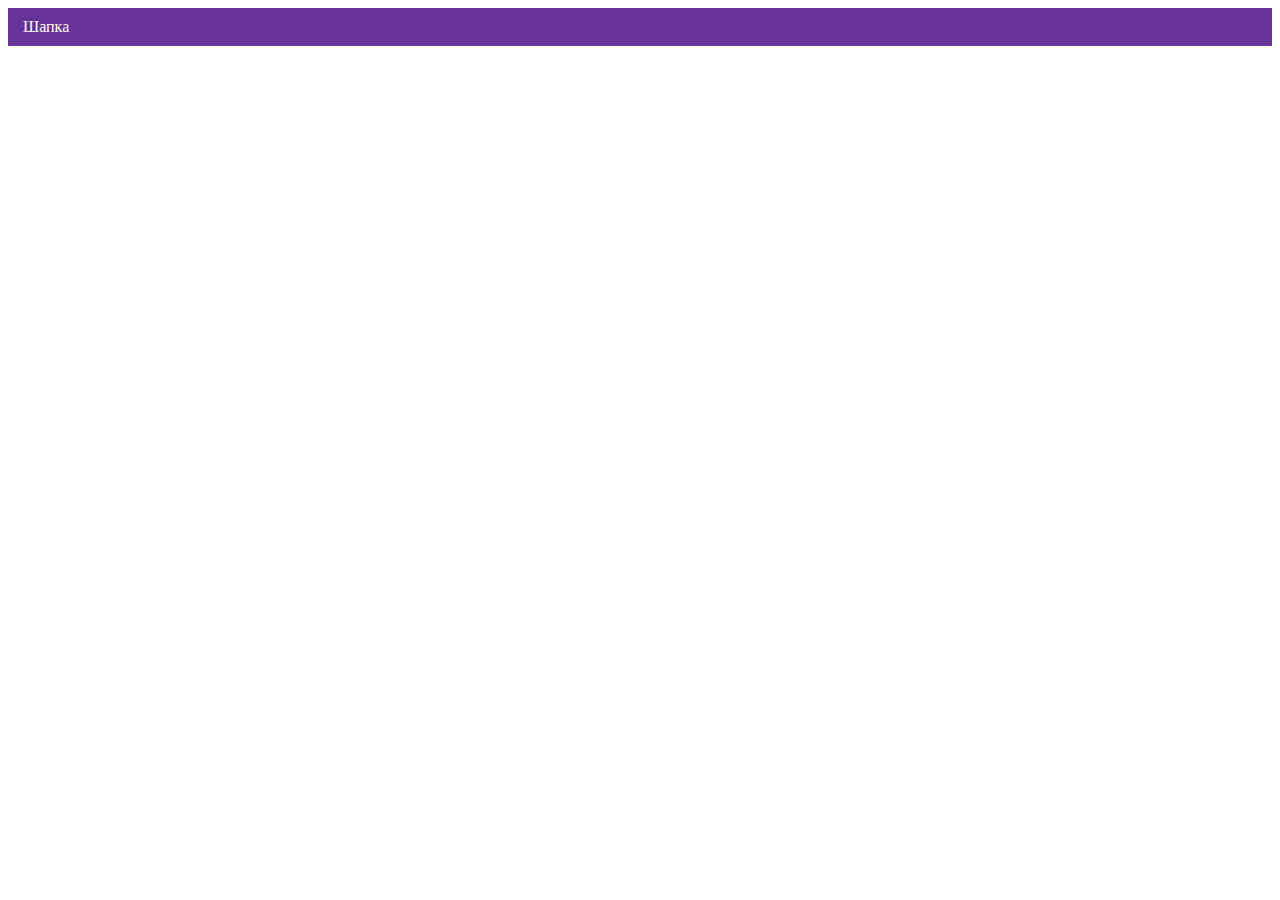
<file: index.html>
<!DOCTYPE html><html class="page" lang="ru"><head><meta charset="UTF-8"><title>Название проекта</title><meta name="viewport" content="width=device-width,initial-scale=1"><link rel="stylesheet" href="styles/styles.css"><script src="scripts/index.js" defer="defer"></script></head><body class="page__body"><header class="header">Шапка</header></body></html>
</file>
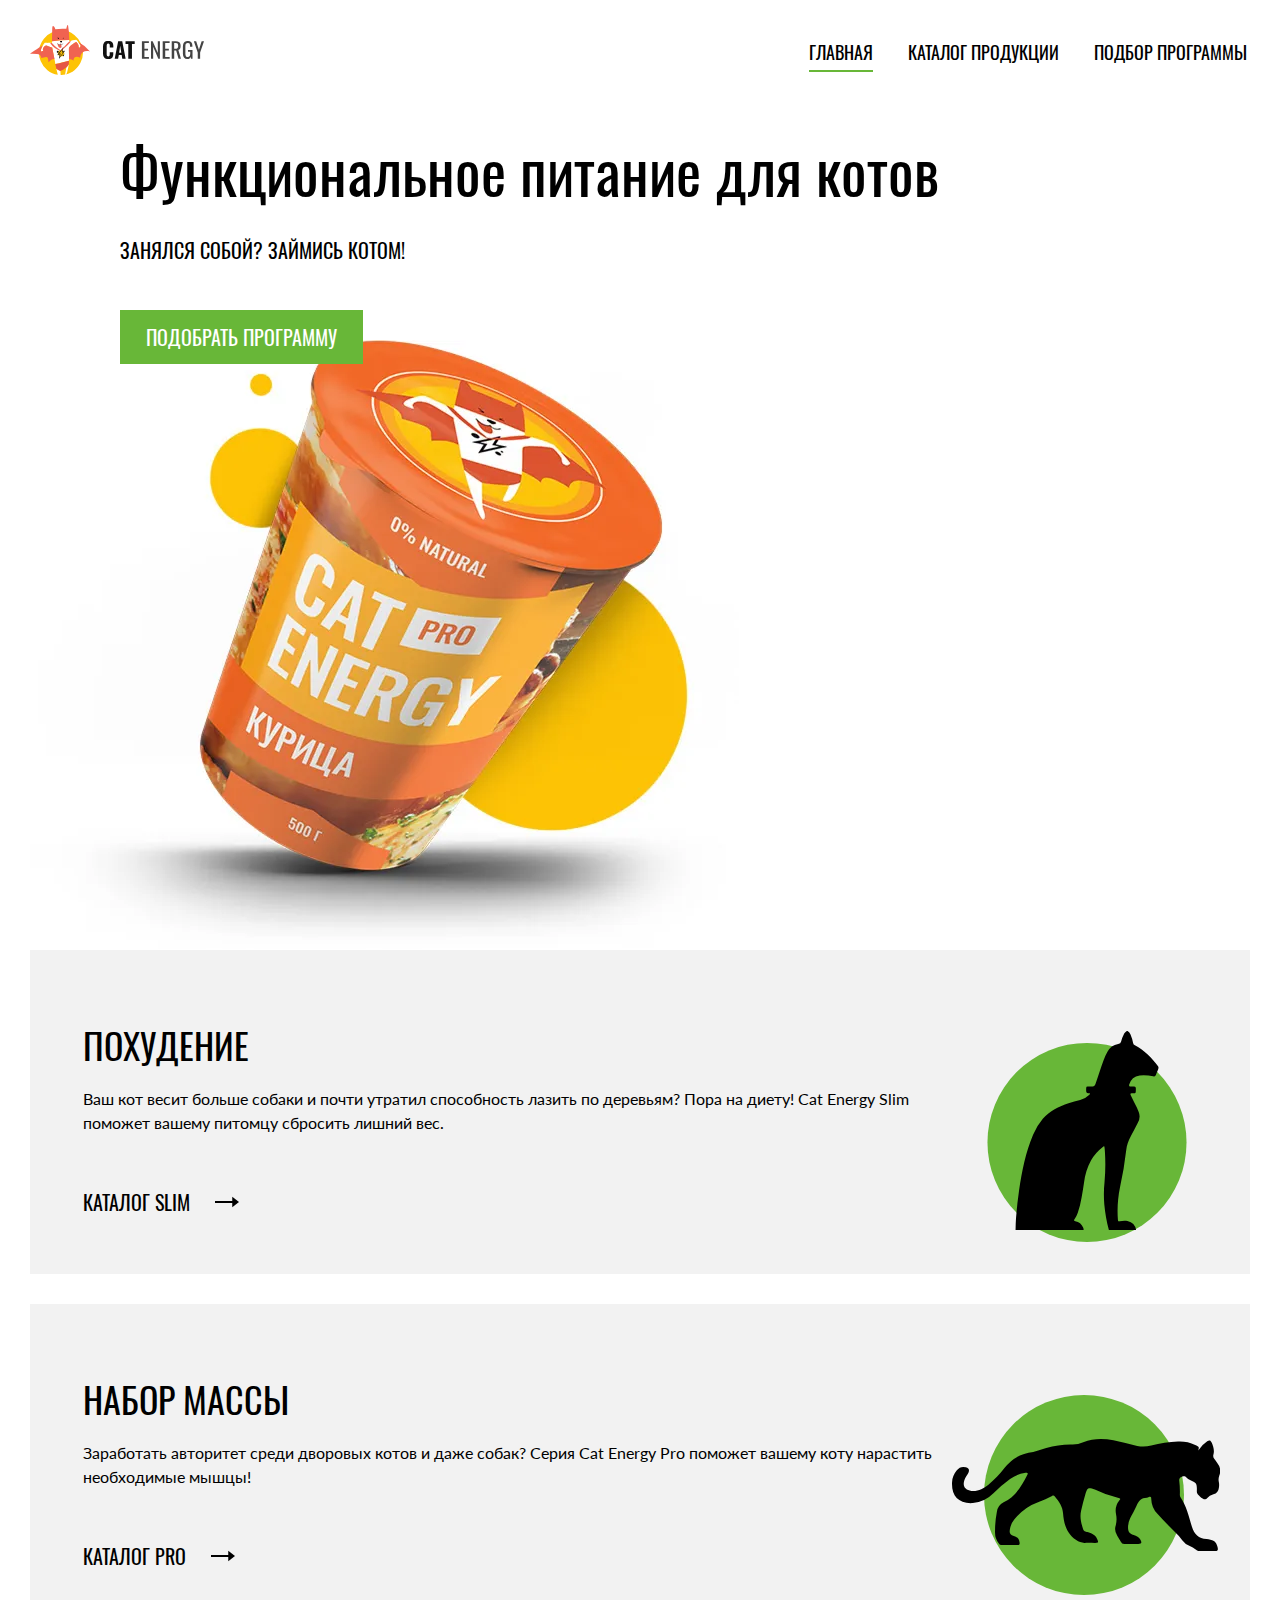
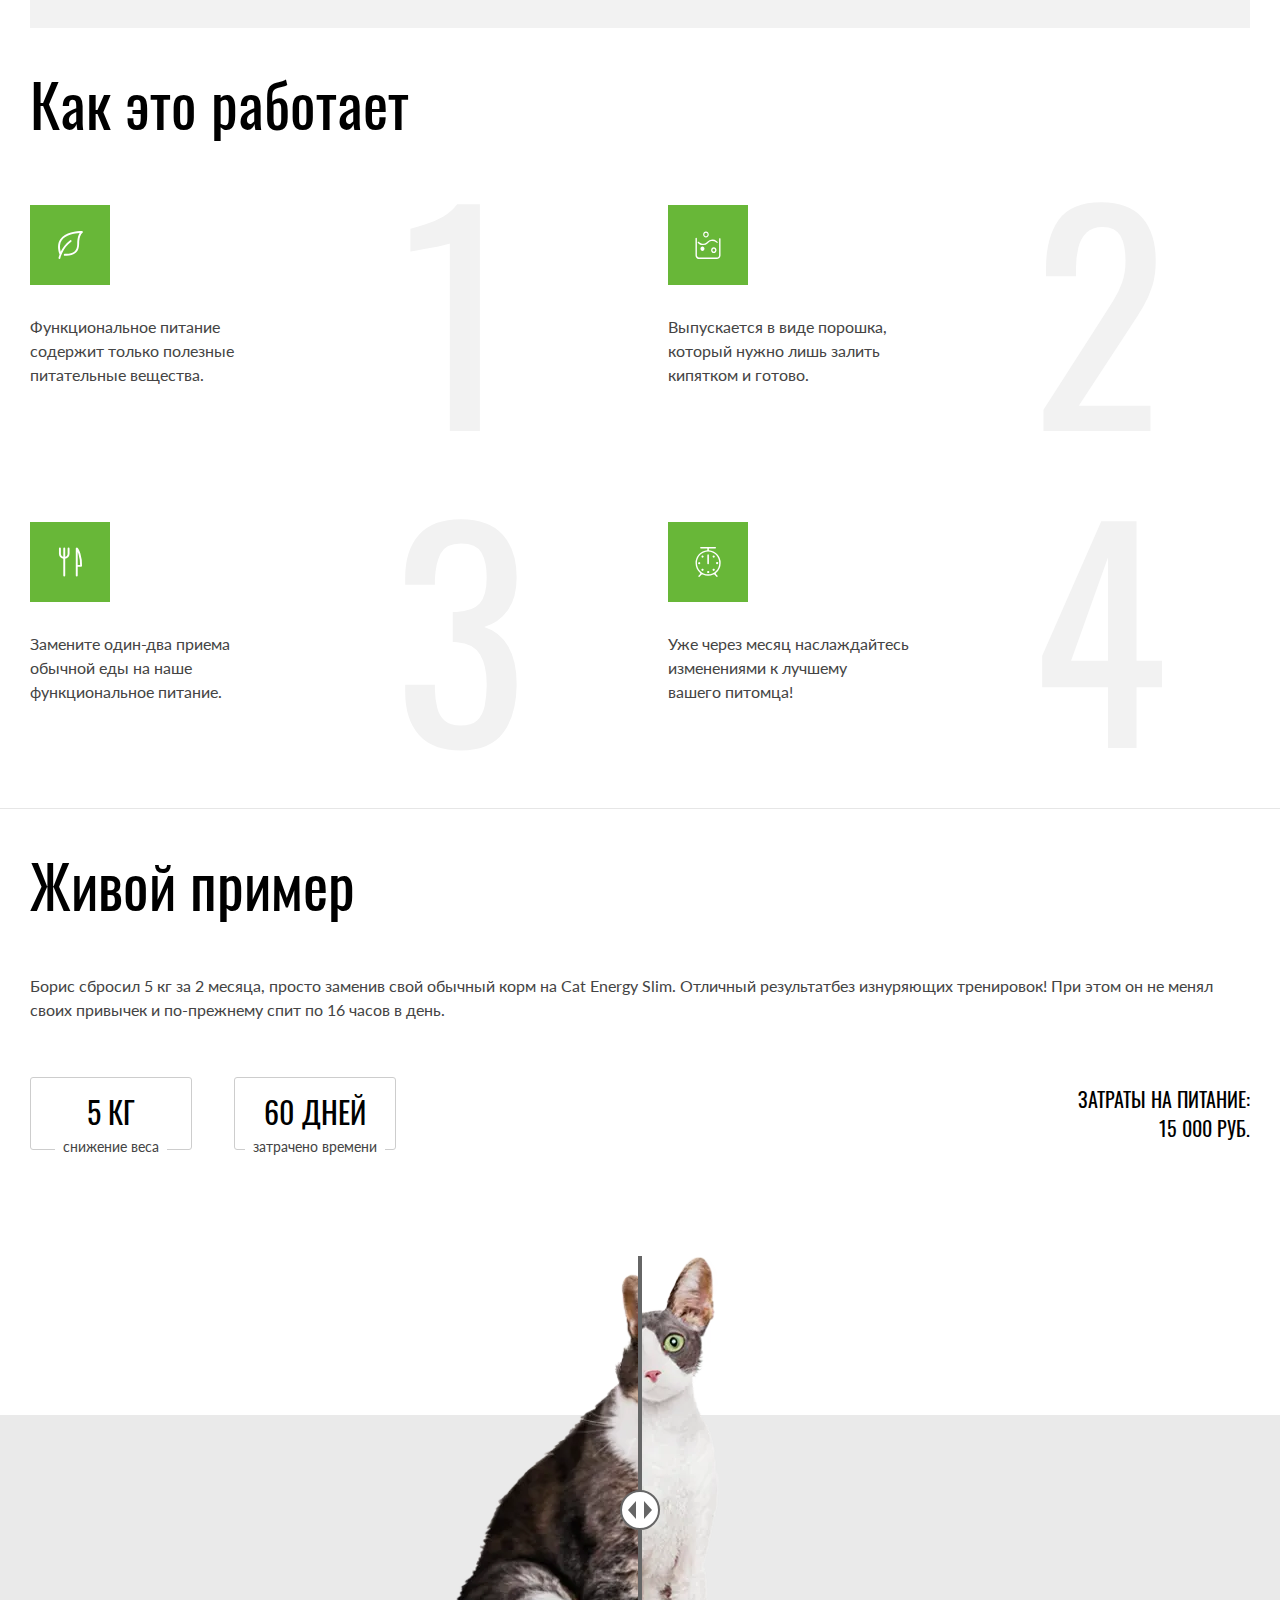
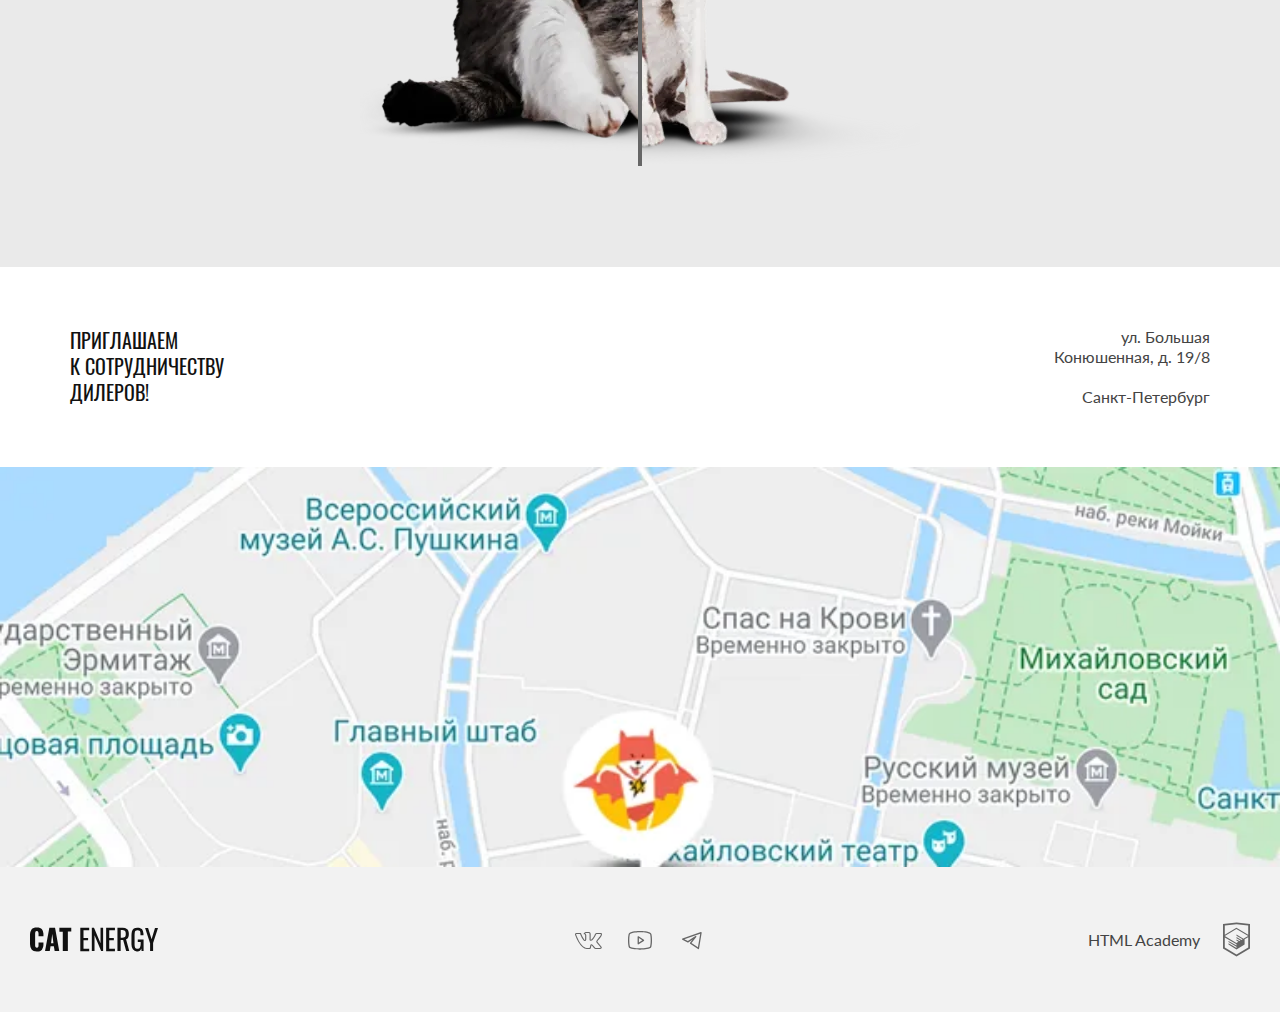
<file: 2/index.html>
<!DOCTYPE html><html class="page" lang="ru"><head><meta charset="UTF-8"><title>Кэт энерджи</title><meta name="viewport" content="width=device-width,initial-scale=1"><link rel="icon" href="favicon.ico"><link rel="icon" href="favicons/icon.svg" type="image/svg+xml"><link rel="apple-touch-icon" href="favicons/180.png"><link rel="manifest" href="manifest.webmanifest"><link rel="stylesheet" href="styles/styles.css"><script src="https://api-maps.yandex.ru/2.1/?apikey=5cb297c1-5ade-45cd-bb95-7d4947a8c068&lang=ru_RU" defer="defer"></script><link rel="preload" as="font" href="fonts/lato/Lato-Regular.woff2" type="font/woff2" crossorigin="anonymous"><link rel="preload" as="font" href="fonts/lato/Lato-Regular.woff" type="font/woff" crossorigin="anonymous"><link rel="preload" as="font" href="fonts/oswald/oswaldregular.woff2" type="font/woff2" crossorigin="anonymous"><link rel="preload" as="font" href="fonts/oswald/oswaldregular.woff" type="font/woff" crossorigin="anonymous"><script src="scripts/index.js" defer="defer"></script><script src="scripts/slider.js" defer="defer"></script></head><body class="page__body"><header class="main-header main-header--accent"><div class="main-header__container page-container"><div class="main-header__logo-container"><a class="main-header__logo-image logo reset-link" href="#"><picture><source width="70" height="59" type="image/svg+xml" media="(min-width: 1440px)" srcset="images/logo/logo_desktop.svg"><source width="60" height="50" type="image/svg+xml" media="(min-width: 768px)" srcset="images/logo/logo_tablet.svg"><img class="logo__image" src="images/logo/logo_mobile.svg" width="33" height="38" alt="Логотип"></picture></a><a class="main-header__logo-brand logo" href="#"><picture><source width="118" height="22" type="image/svg+xml" media="(min-width: 1440px)" srcset="images/logo/brand_tablet.svg"><source width="101" height="19" type="image/svg+xml" media="(min-width: 768px)" srcset="images/logo/brand_tablet.svg"><img class="logo__image" src="images/logo/brand.svg" width="101" height="21" alt="Бренд"></picture></a></div><nav class="main-nav main-nav--opened main-nav--nojs"><button class="main-nav__toggle" type="button"><span class="visually-hidden">Открыть меню</span></button><ul class="main-nav__list site-list reset-list"><li class="site-list__item site-list__item--current"><a class="site-list__link reset-link" href="#">Главная</a></li><li class="site-list__item"><a class="site-list__link reset-link" href="catalog.html">Каталог продукции</a></li><li class="site-list__item"><a class="site-list__link reset-link" href="#">Подбор программы</a></li></ul></nav></div></header><main class="main-index"><section class="hero"><div class="hero__container page-container"><h1 class="hero__title basic-title">Функциональное питание для котов</h1><p class="hero__text">Занялся собой? Займись котом!</p><picture><source width="552" height="499" type="image/webp" media="(min-width: 1440px)" srcset="images/hero/cat_energy_desktop@1x.webp, images/hero/cat_energy_desktop@2x.webp 2x"><source width="709" height="609" type="image/webp" media="(min-width: 768px)" srcset="images/hero/cat_energy_tablet@1x.webp, images/hero/cat_energy_tablet@2x.webp 2x"><source width="280" height="270" type="image/webp" srcset="images/hero/cat_energy_mobile@1x.webp, images/hero/cat_energy_mobile@2x.webp 2x"><source width="552" height="499" type="image/png" media="(min-width: 1440px)" srcset="images/hero/cat_energy_desktop@1x.png, images/hero/cat_energy_desktop@2x.png 2x"><source width="709" height="609" type="image/png" media="(min-width: 768px)" srcset="images/hero/cat_energy_tablet@1x.png, images/hero/cat_energy_tablet@2x.png 2x"><img class="hero__image" src="images/hero/cat_energy_mobile@1x.png" srcset="images/hero/cat_energy_mobile@2x.png 2x" width="280" height="270" alt="Продукт Кэт энерджи"></picture><a class="hero__button button reset-link" href="#">Подобрать программу</a></div></section><section class="programs"><div class="programs__container page-container"><h2 class="visually-hidden">Программы питания</h2><ul class="programs__list reset-list"><li class="programs__item program program--slim"><h3 class="program__title">Похудение</h3><p class="program__desc">Ваш кот весит больше собаки и почти утратил способность лазить по деревьям? Пора на диету! Cat Energy Slim поможет вашему питомцу сбросить лишний вес.</p><a class="program__link reset-link" href="#">Каталог slim</a></li><li class="programs__item program program--pro"><h3 class="program__title">Набор массы</h3><p class="program__desc">Заработать авторитет среди дворовых котов и даже собак? Серия Cat Energy Pro поможет вашему коту нарастить необходимые мышцы!</p><a class="program__link reset-link" href="#">Каталог pro</a></li></ul></div></section><section class="benefits"><div class="benefits__container page-container"><h2 class="benefits__title basic-title basic-title--accent">Как это работает</h2><ol class="benefits__list reset-list"><li class="benefits__item benefit benefit--healthy"><p class="benefit__desc">Функциональное питание содержит только полезные питательные вещества.</p></li><li class="benefits__item benefit benefit--easy"><p class="benefit__desc">Выпускается в виде порошка, который нужно лишь залить кипятком и готово.</p></li><li class="benefits__item benefit benefit--regularly"><p class="benefit__desc">Замените один-два приема обычной еды на наше функциональное питание.</p></li><li class="benefits__item benefit benefit--fast"><p class="benefit__desc">Уже через месяц наслаждайтесь изменениями к лучшему<br class="break">вашего питомца!</p></li></ol></div></section><section class="example"><div class="example__container page-container"><div class="example__content"><h2 class="example__title basic-title basic-title--accent">Живой пример</h2><p class="example__desc">Борис сбросил 5 кг за 2 месяца, просто заменив свой обычный корм на Cat Energy Slim. Отличный результат<br class="break">без изнуряющих тренировок! При этом он не менял своих привычек и по-прежнему спит по 16 часов в день.</p><div class="example__data-container"><ul class="example__data-list reset-list"><li class="example__data-item"><span class="example__data-desc">снижение веса</span> <span class="example__data-value">5 КГ</span></li><li class="example__data-item"><span class="example__data-desc">затрачено времени</span> <span class="example__data-value">60 ДНЕЙ</span></li></ul><div class="example__text-container"><p class="example__text">Затраты на питание:</p><p class="example__text">15 000 РУБ.</p></div></div></div><div class="example__slider-container slider"><div class="slider__container"><ul class="slider__images reset-list"><li class="slider__image slider__image--before"><picture><source width="560" height="512" type="image/webp" media="(min-width: 768px)" srcset="images/slider/before_tablet@1x.webp, images/slider/before_tablet@2x.webp 2x"><source width="280" height="256" type="image/webp" srcset="images/slider/before_mobile@1x.webp, images/slider/before_mobile@2x.webp 2x"><source width="560" height="512" type="image/png" media="(min-width: 768px)" srcset="images/slider/before_tablet@1x.png, images/slider/before_tablet@2x.png 2x"><img class="slider__before" src="images/slider/before_mobile@1x.png" srcset="images/slider/before_mobile@2x.png 2x" width="280" height="256" alt="Фото до перехода на питание Кэт энерджи"></picture></li><li class="slider__image slider__image--after"><picture><source width="560" height="512" type="image/webp" media="(min-width: 768px)" srcset="images/slider/after_tablet@1x.webp, images/slider/after_tablet@2x.webp 2x"><source width="280" height="256" type="image/webp" srcset="images/slider/after_mobile@1x.webp, images/slider/after_mobile@2x.webp 2x"><source width="560" height="512" type="image/png" media="(min-width: 768px)" srcset="images/slider/after_tablet@1x.png, images/slider/after_tablet@2x.png 2x"><img class="slider__after" src="images/slider/after_mobile@1x.png" srcset="images/slider/after_mobile@2x.png 2x" width="280" height="256" alt="Фото после перехода на питание Кэт энерджи"></picture></li></ul><div class="slider__input"><button class="slider__button" type="button"><span class="visually-hidden">Передвинуть ползунок</span></button></div></div></div></div></section><section class="invite"><div class="invite__container page-container"><h2 class="invite__title">Приглашаем<br class="break">к сотрудничеству дилеров!</h2><address class="invite__contacts address"><p class="address__street">ул. Большая Конюшенная, д. 19/8</p><p class="address__city">Санкт-Петербург</p></address></div><div class="map-insert" id="map"></div></section></main><footer class="main-footer"><div class="main-footer__container page-container"><a class="main-footer__logo logo reset-link" href="#"><img class="logo__image" src="images/logo/brand_footer.svg" width="128" height="25" alt="Логотип"></a><ul class="main-footer__socials social-list reset-list"><li class="social-list__item"><a class="social-list__link social-list__link--vk reset-link" href="https://vk.com/htmlacademy"><span class="visually-hidden">ВКонтакте</span></a></li><li class="social-list__item"><a class="social-list__link social-list__link--youtube reset-link" href="https://www.youtube.com/user/htmlacademyru"><span class="visually-hidden">Ютуб</span></a></li><li class="social-list__item"><a class="social-list__link social-list__link--telegram reset-link" href="https://t.me/htmlacademy"><span class="visually-hidden">Телеграм</span></a></li></ul><a class="main-footer__copyright copyright reset-link" href="https://htmlacademy.ru/intensive/adaptive"><span class="copyright__author">HTML Academy</span> <svg class="copyright__author-logo" role="img" xmlns="http://www.w3.org/2000/svg" width="27" height="35" fill="currentColor" viewBox="0 0 27 35"><path d="M13.6.5h-.1L0 1.9v24.6l13.5 8 13.5-8V2L13.6.5Zm11.6 25-11.7 7-11.7-7v-10l11.7 6.8v1.3l-8-4.7V20l8 4.8v1.3l-8-4.8v1.2l8 4.9 8.1-4.9v-5.2l3.6-2.1v10.2Zm0-11.5L22 15.8l-1.5 1-7-4.3v1.2l6 3.6-.2.1-.8.5-5-3v1.3l3.9 2.3-1 .6-3-1.7v1.2l2 1.2-2 1.1-11.6-6.8 11.6-7L25.2 14Zm0-1.3L13.4 5.8l-11.6 7V3.4l11.7-1.2 11.7 1.2v9.2Z"/></svg></a></div></footer></body></html>
</file>
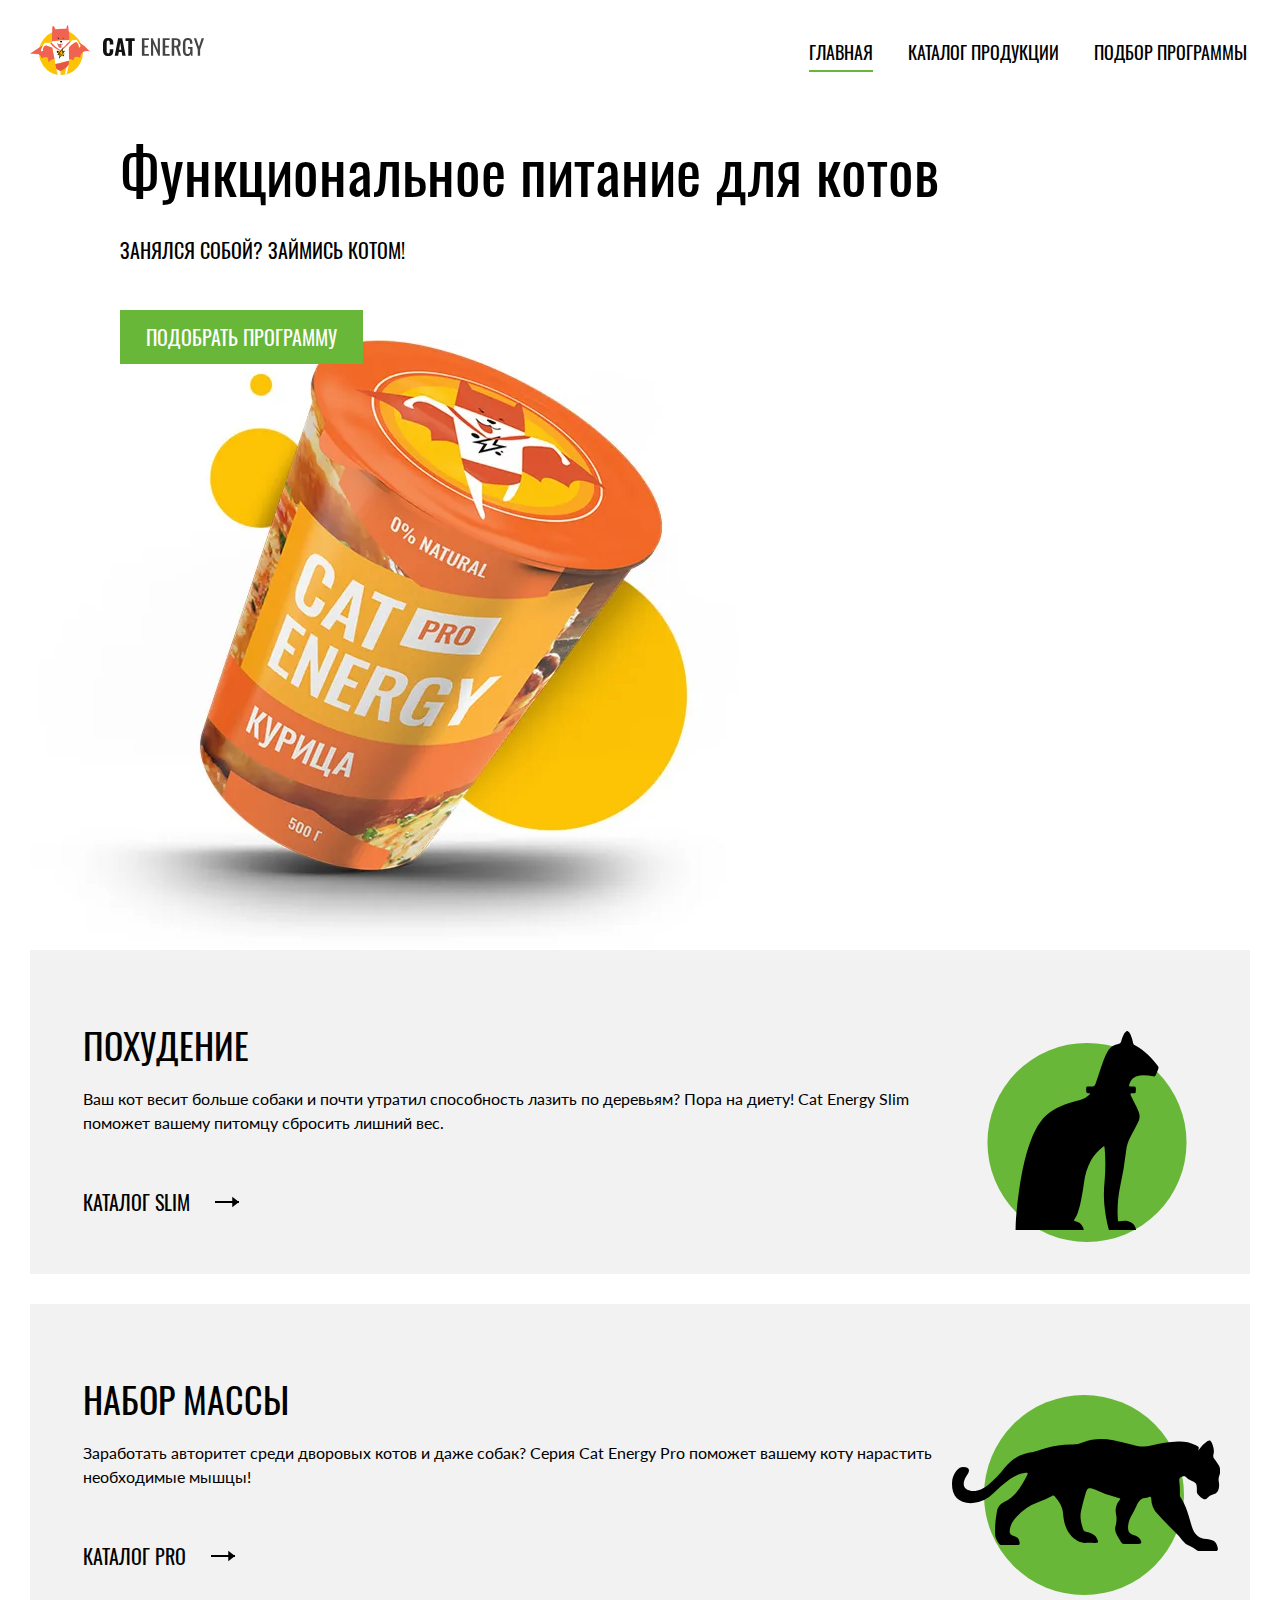
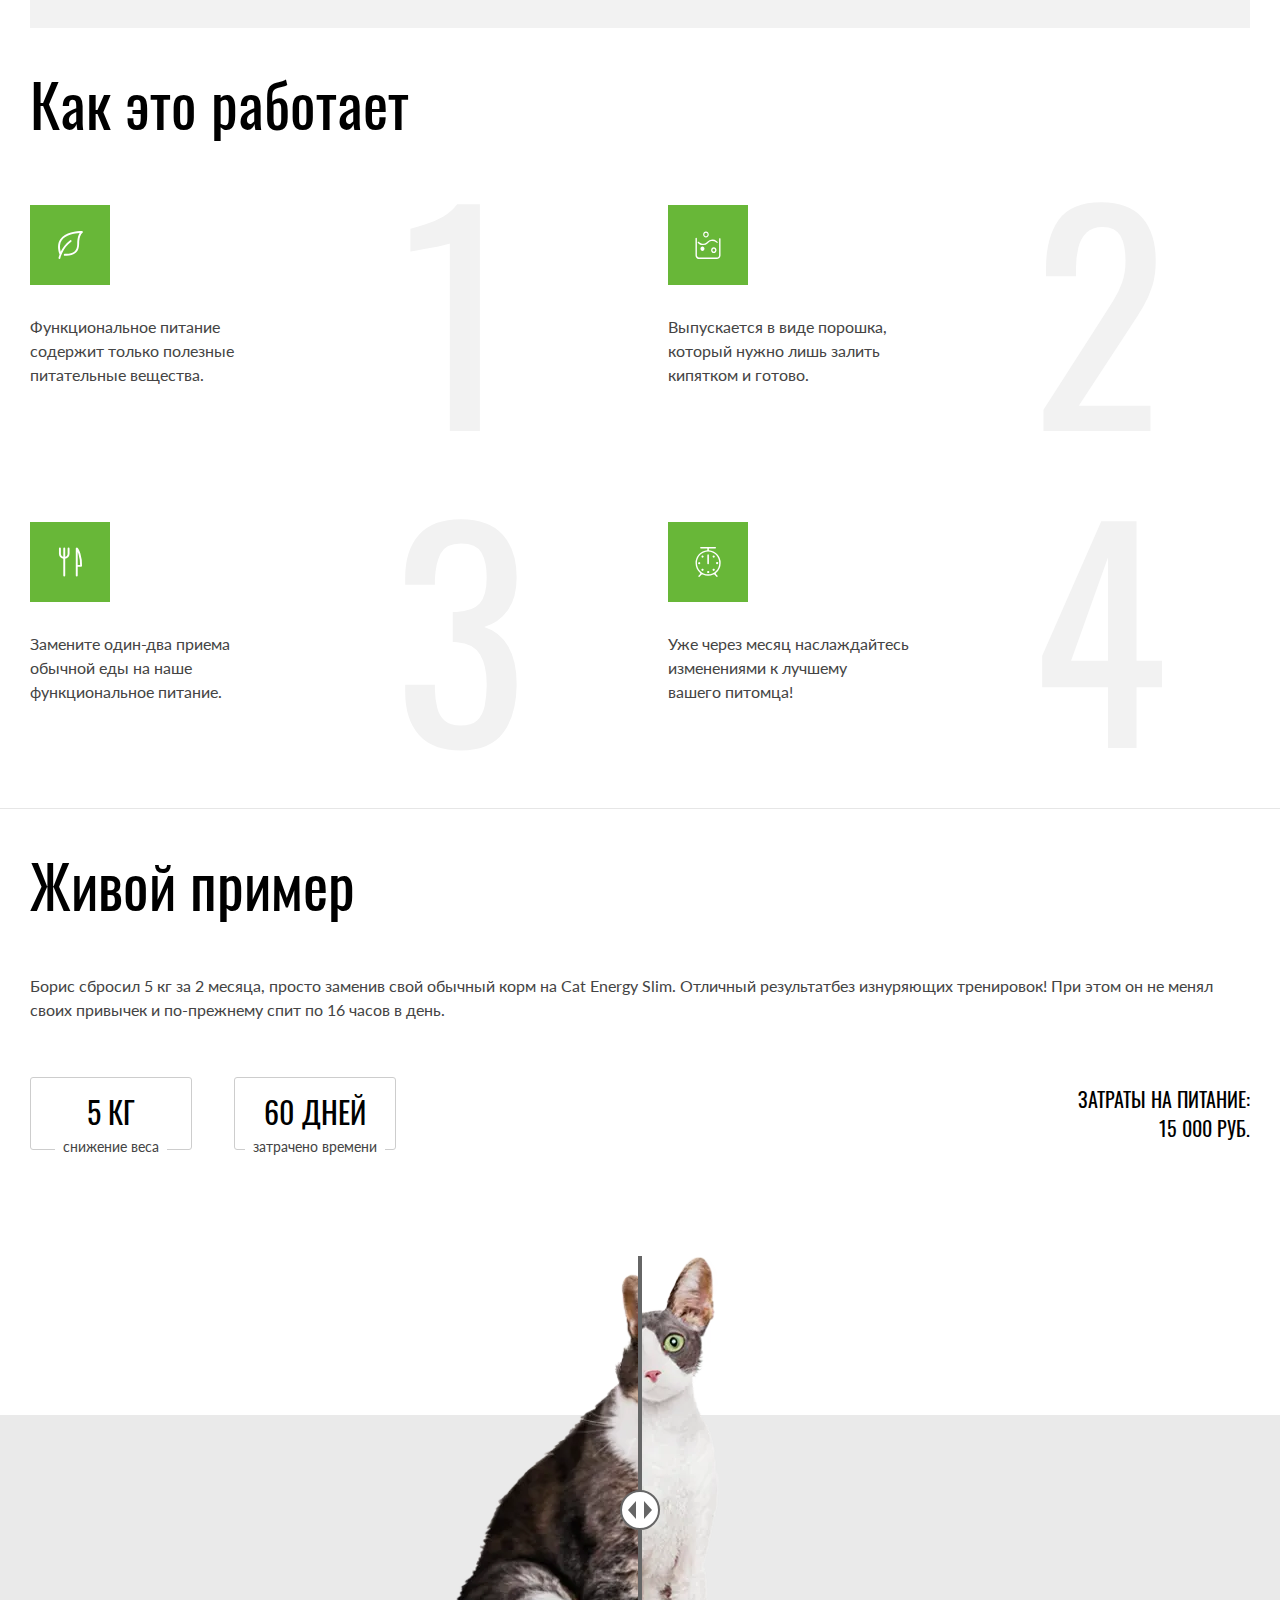
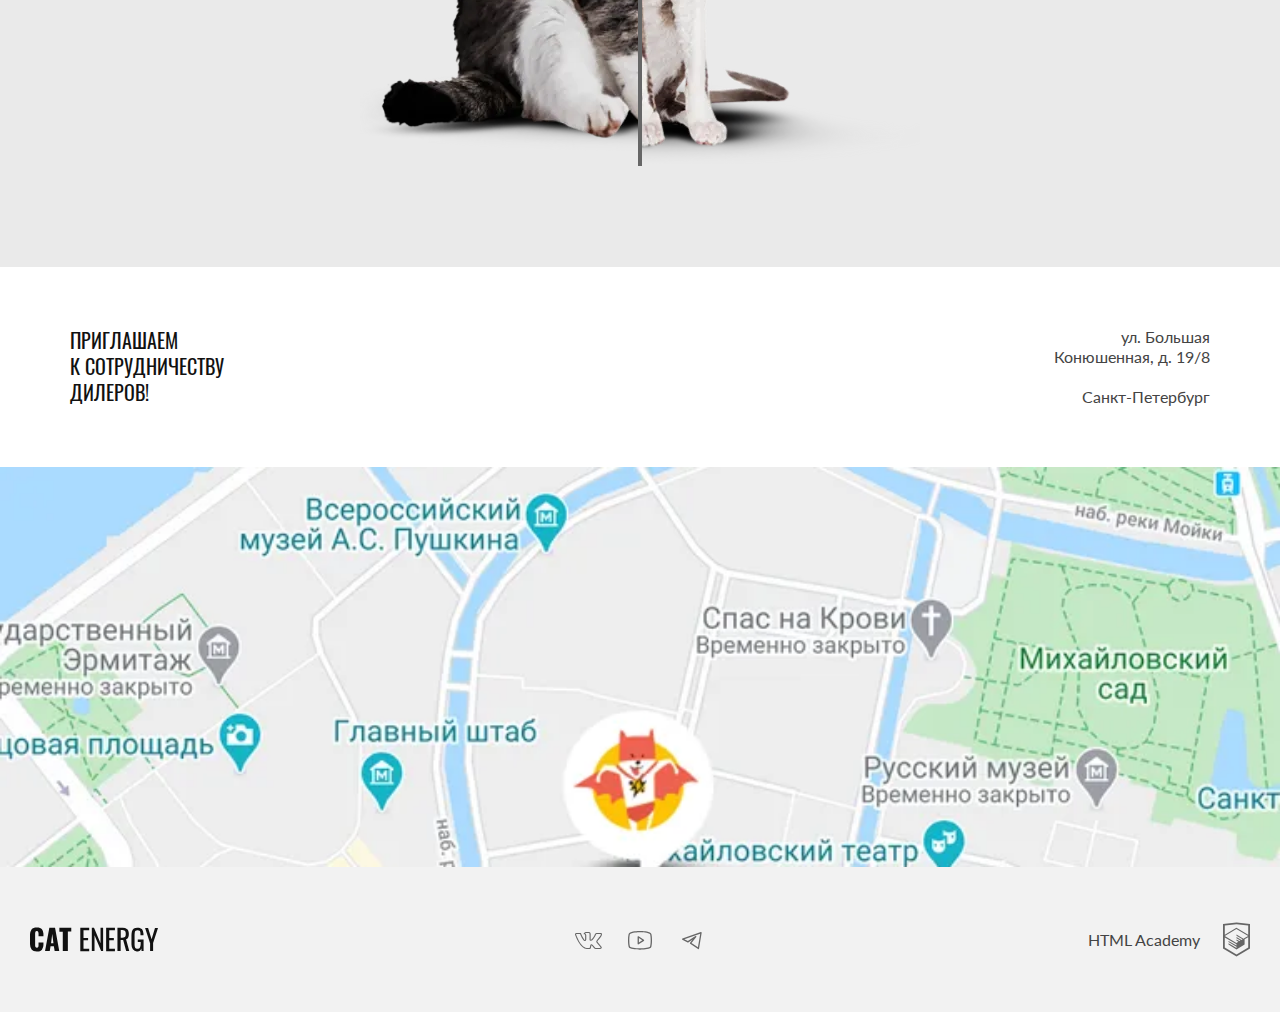
<file: 3/index.html>
<!DOCTYPE html><html class="page" lang="ru"><head><meta charset="UTF-8"><title>Кэт энерджи</title><meta name="viewport" content="width=device-width,initial-scale=1"><link rel="icon" href="favicon.ico"><link rel="icon" href="favicons/icon.svg" type="image/svg+xml"><link rel="apple-touch-icon" href="favicons/180.png"><link rel="manifest" href="manifest.webmanifest"><link rel="stylesheet" href="styles/styles.css"><script src="https://api-maps.yandex.ru/2.1/?apikey=5cb297c1-5ade-45cd-bb95-7d4947a8c068&lang=ru_RU" defer="defer"></script><link rel="preload" as="font" href="fonts/lato/Lato-Regular.woff2" type="font/woff2" crossorigin="anonymous"><link rel="preload" as="font" href="fonts/lato/Lato-Regular.woff" type="font/woff" crossorigin="anonymous"><link rel="preload" as="font" href="fonts/oswald/oswaldregular.woff2" type="font/woff2" crossorigin="anonymous"><link rel="preload" as="font" href="fonts/oswald/oswaldregular.woff" type="font/woff" crossorigin="anonymous"><script src="scripts/index.js" defer="defer"></script><script src="scripts/slider.js" defer="defer"></script></head><body class="page__body"><header class="main-header main-header--accent"><div class="main-header__container page-container"><div class="main-header__logo-container"><a class="main-header__logo-link reset-link" href="#"><picture><source width="70" height="59" type="image/svg+xml" media="(min-width: 1440px)" srcset="images/logo/logo_desktop.svg"><source width="60" height="50" type="image/svg+xml" media="(min-width: 768px)" srcset="images/logo/logo_tablet.svg"><img class="main-header__logo-image" src="images/logo/logo_mobile.svg" width="33" height="38" alt="Логотип"></picture><picture><source width="118" height="22" type="image/svg+xml" media="(min-width: 1440px)" srcset="images/logo/brand_tablet.svg"><source width="101" height="19" type="image/svg+xml" media="(min-width: 768px)" srcset="images/logo/brand_tablet.svg"><img class="main-header__logo-brand" src="images/logo/brand.svg" width="101" height="21" alt="Бренд"></picture></a></div><nav class="main-nav main-nav--opened main-nav--nojs"><button class="main-nav__toggle" type="button"><span class="visually-hidden">Открыть меню</span></button><ul class="main-nav__list site-list reset-list"><li class="site-list__item site-list__item--current"><a class="site-list__link reset-link" href="#">Главная</a></li><li class="site-list__item"><a class="site-list__link reset-link" href="catalog.html">Каталог продукции</a></li><li class="site-list__item"><a class="site-list__link reset-link" href="#">Подбор программы</a></li></ul></nav></div></header><main class="main-index"><section class="hero"><div class="hero__container page-container"><h1 class="hero__title basic-title">Функциональное питание для котов</h1><p class="hero__text">Занялся собой? Займись котом!</p><picture><source width="552" height="499" type="image/webp" media="(min-width: 1440px)" srcset="images/hero/cat_energy_desktop@1x.webp, images/hero/cat_energy_desktop@2x.webp 2x"><source width="709" height="609" type="image/webp" media="(min-width: 768px)" srcset="images/hero/cat_energy_tablet@1x.webp, images/hero/cat_energy_tablet@2x.webp 2x"><source width="280" height="270" type="image/webp" srcset="images/hero/cat_energy_mobile@1x.webp, images/hero/cat_energy_mobile@2x.webp 2x"><source width="552" height="499" type="image/png" media="(min-width: 1440px)" srcset="images/hero/cat_energy_desktop@1x.png, images/hero/cat_energy_desktop@2x.png 2x"><source width="709" height="609" type="image/png" media="(min-width: 768px)" srcset="images/hero/cat_energy_tablet@1x.png, images/hero/cat_energy_tablet@2x.png 2x"><img class="hero__image" src="images/hero/cat_energy_mobile@1x.png" srcset="images/hero/cat_energy_mobile@2x.png 2x" width="280" height="270" alt="Продукт Кэт энерджи"></picture><a class="hero__button button reset-link" href="#">Подобрать программу</a></div></section><section class="programs"><div class="programs__container page-container"><h2 class="visually-hidden">Программы питания</h2><ul class="programs__list reset-list"><li class="programs__item program program--slim"><h3 class="program__title">Похудение</h3><p class="program__desc">Ваш кот весит больше собаки и почти утратил способность лазить по деревьям? Пора на диету! Cat Energy Slim поможет вашему питомцу сбросить лишний вес.</p><a class="program__link reset-link" href="#">Каталог slim</a></li><li class="programs__item program program--pro"><h3 class="program__title">Набор массы</h3><p class="program__desc">Заработать авторитет среди дворовых котов и даже собак? Серия Cat Energy Pro поможет вашему коту нарастить необходимые мышцы!</p><a class="program__link reset-link" href="#">Каталог pro</a></li></ul></div></section><section class="benefits"><div class="benefits__container page-container"><h2 class="benefits__title basic-title basic-title--accent">Как это работает</h2><ol class="benefits__list reset-list"><li class="benefits__item benefit benefit--healthy"><p class="benefit__desc">Функциональное питание содержит только полезные питательные вещества.</p></li><li class="benefits__item benefit benefit--easy"><p class="benefit__desc">Выпускается в виде порошка, который нужно лишь залить кипятком и готово.</p></li><li class="benefits__item benefit benefit--regularly"><p class="benefit__desc">Замените один-два приема обычной еды на наше функциональное питание.</p></li><li class="benefits__item benefit benefit--fast"><p class="benefit__desc">Уже через месяц наслаждайтесь изменениями к лучшему<br class="break">вашего питомца!</p></li></ol></div></section><section class="example"><div class="example__container page-container"><div class="example__content"><h2 class="example__title basic-title basic-title--accent">Живой пример</h2><p class="example__desc">Борис сбросил 5 кг за 2 месяца, просто заменив свой обычный корм на Cat Energy Slim. Отличный результат<br class="break">без изнуряющих тренировок! При этом он не менял своих привычек и по-прежнему спит по 16 часов в день.</p><div class="example__data-container"><ul class="example__data-list reset-list"><li class="example__data-item"><span class="example__data-desc">снижение веса</span> <span class="example__data-value">5 КГ</span></li><li class="example__data-item"><span class="example__data-desc">затрачено времени</span> <span class="example__data-value">60 ДНЕЙ</span></li></ul><div class="example__text-container"><p class="example__text">Затраты на питание:</p><p class="example__text">15 000 РУБ.</p></div></div></div><div class="example__slider-container slider"><div class="slider__container"><ul class="slider__images reset-list"><li class="slider__image slider__image--before"><picture><source width="560" height="512" type="image/webp" media="(min-width: 768px)" srcset="images/slider/before_tablet@1x.webp, images/slider/before_tablet@2x.webp 2x"><source width="280" height="256" type="image/webp" srcset="images/slider/before_mobile@1x.webp, images/slider/before_mobile@2x.webp 2x"><source width="560" height="512" type="image/png" media="(min-width: 768px)" srcset="images/slider/before_tablet@1x.png, images/slider/before_tablet@2x.png 2x"><img class="slider__before" src="images/slider/before_mobile@1x.png" srcset="images/slider/before_mobile@2x.png 2x" width="280" height="256" alt="Фото до перехода на питание Кэт энерджи"></picture></li><li class="slider__image slider__image--after"><picture><source width="560" height="512" type="image/webp" media="(min-width: 768px)" srcset="images/slider/after_tablet@1x.webp, images/slider/after_tablet@2x.webp 2x"><source width="280" height="256" type="image/webp" srcset="images/slider/after_mobile@1x.webp, images/slider/after_mobile@2x.webp 2x"><source width="560" height="512" type="image/png" media="(min-width: 768px)" srcset="images/slider/after_tablet@1x.png, images/slider/after_tablet@2x.png 2x"><img class="slider__after" src="images/slider/after_mobile@1x.png" srcset="images/slider/after_mobile@2x.png 2x" width="280" height="256" alt="Фото после перехода на питание Кэт энерджи"></picture></li></ul><div class="slider__input"><button class="slider__button" type="button"><span class="visually-hidden">Передвинуть ползунок</span></button></div></div></div></div></section><section class="invite"><div class="invite__container page-container"><h2 class="invite__title">Приглашаем<br class="break">к сотрудничеству дилеров!</h2><address class="invite__contacts address"><p class="address__street">ул. Большая Конюшенная, д. 19/8</p><p class="address__city">Санкт-Петербург</p></address></div><div class="map-insert" id="map"></div></section></main><footer class="main-footer"><div class="main-footer__container page-container"><a class="main-footer__logo logo reset-link" href="#"><img class="logo__image" src="images/logo/brand_footer.svg" width="128" height="25" alt="Логотип"></a><ul class="main-footer__socials social-list reset-list"><li class="social-list__item"><a class="social-list__link social-list__link--vk reset-link" href="https://vk.com/htmlacademy"><span class="visually-hidden">ВКонтакте</span></a></li><li class="social-list__item"><a class="social-list__link social-list__link--youtube reset-link" href="https://www.youtube.com/user/htmlacademyru"><span class="visually-hidden">Ютуб</span></a></li><li class="social-list__item"><a class="social-list__link social-list__link--telegram reset-link" href="https://t.me/htmlacademy"><span class="visually-hidden">Телеграм</span></a></li></ul><a class="main-footer__copyright copyright reset-link" href="https://htmlacademy.ru/intensive/adaptive"><span class="copyright__author">HTML Academy</span> <svg class="copyright__author-logo" role="img" xmlns="http://www.w3.org/2000/svg" width="27" height="35" fill="currentColor" viewBox="0 0 27 35"><path d="M13.6.5h-.1L0 1.9v24.6l13.5 8 13.5-8V2L13.6.5Zm11.6 25-11.7 7-11.7-7v-10l11.7 6.8v1.3l-8-4.7V20l8 4.8v1.3l-8-4.8v1.2l8 4.9 8.1-4.9v-5.2l3.6-2.1v10.2Zm0-11.5L22 15.8l-1.5 1-7-4.3v1.2l6 3.6-.2.1-.8.5-5-3v1.3l3.9 2.3-1 .6-3-1.7v1.2l2 1.2-2 1.1-11.6-6.8 11.6-7L25.2 14Zm0-1.3L13.4 5.8l-11.6 7V3.4l11.7-1.2 11.7 1.2v9.2Z"/></svg></a></div></footer></body></html>
</file>
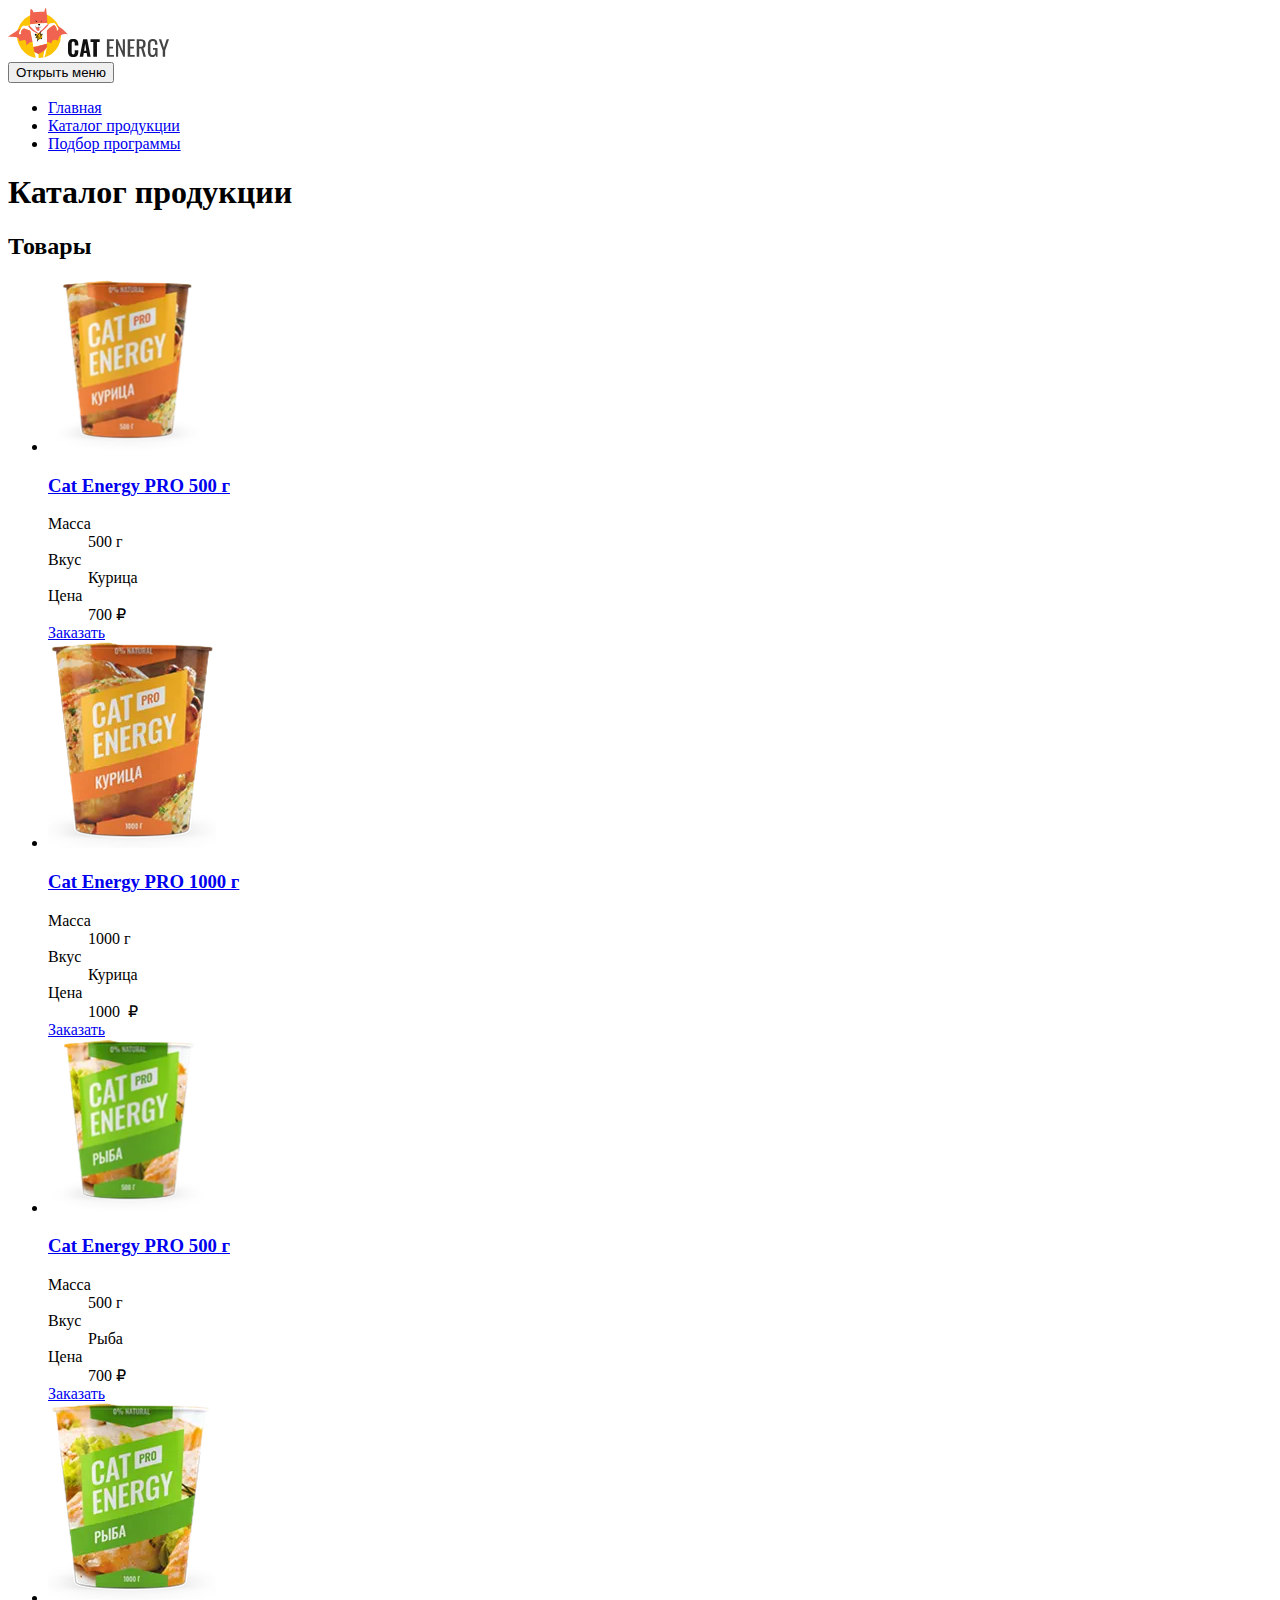
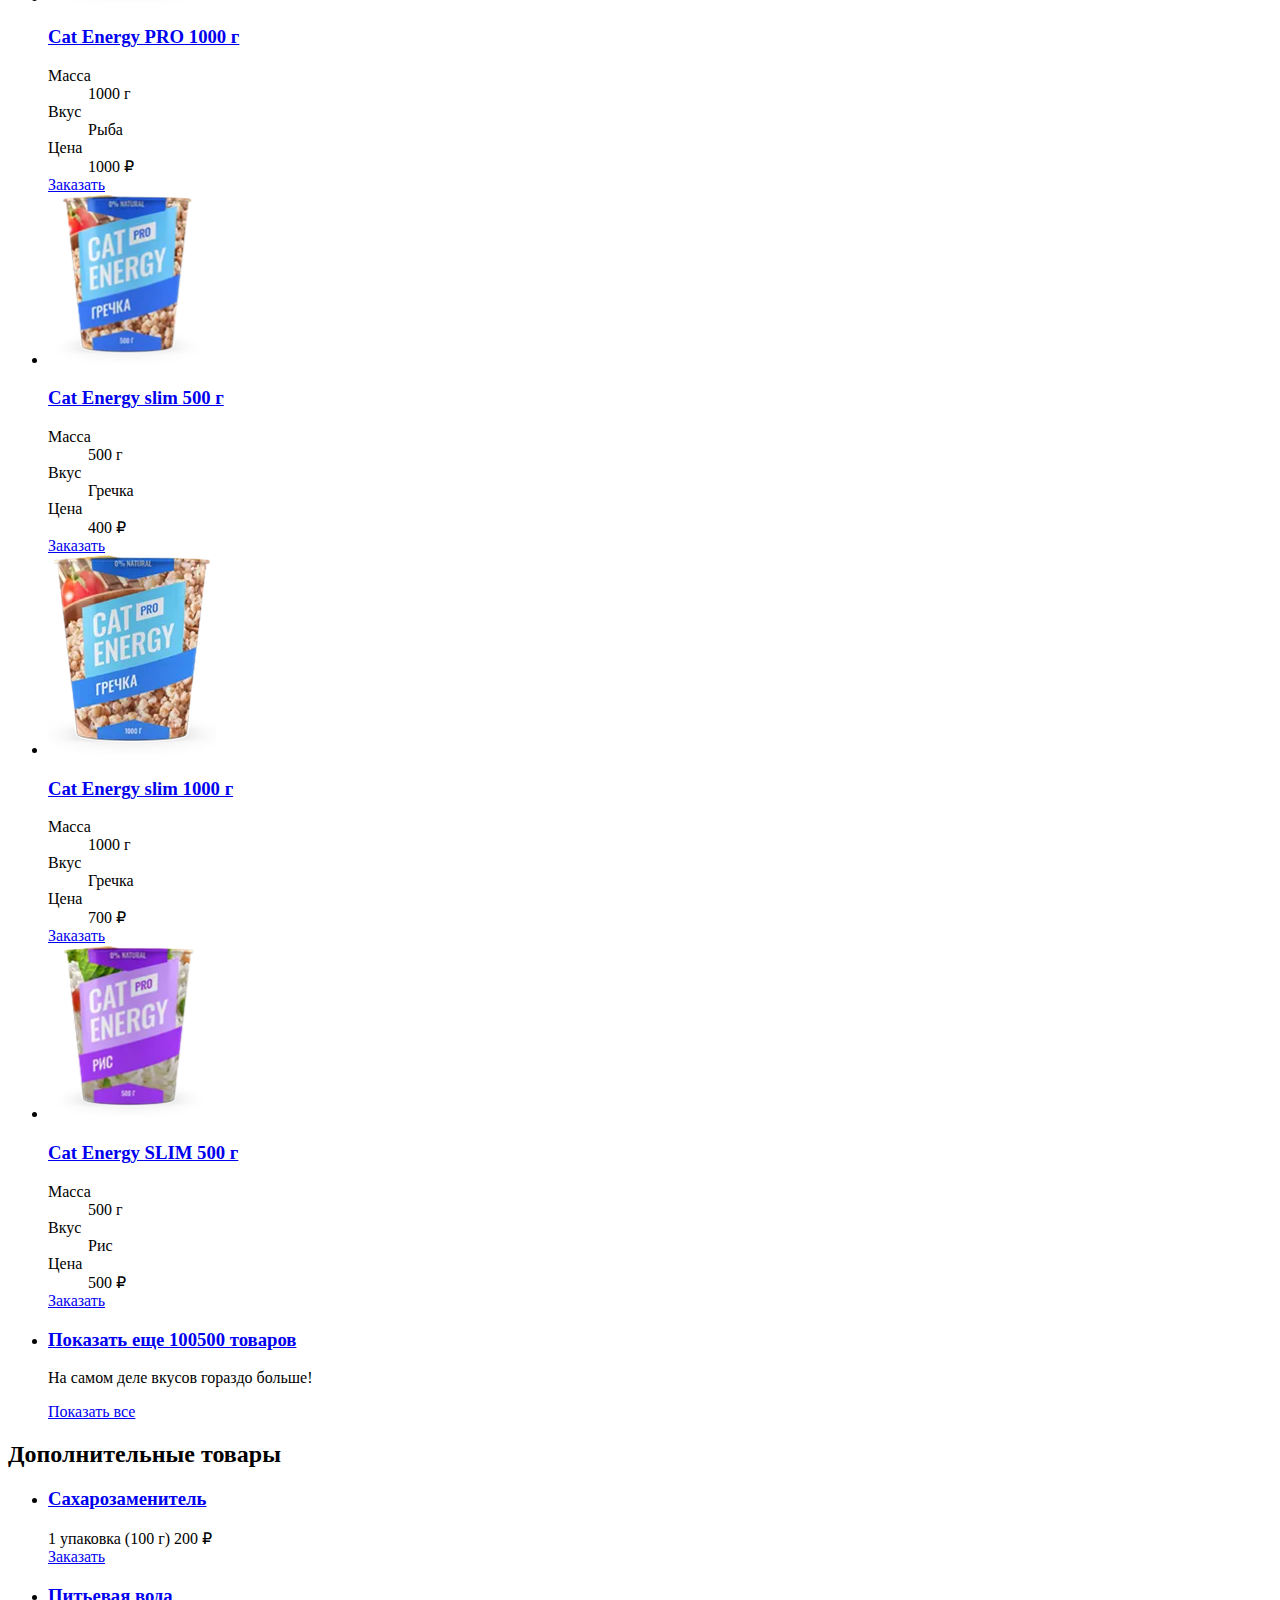
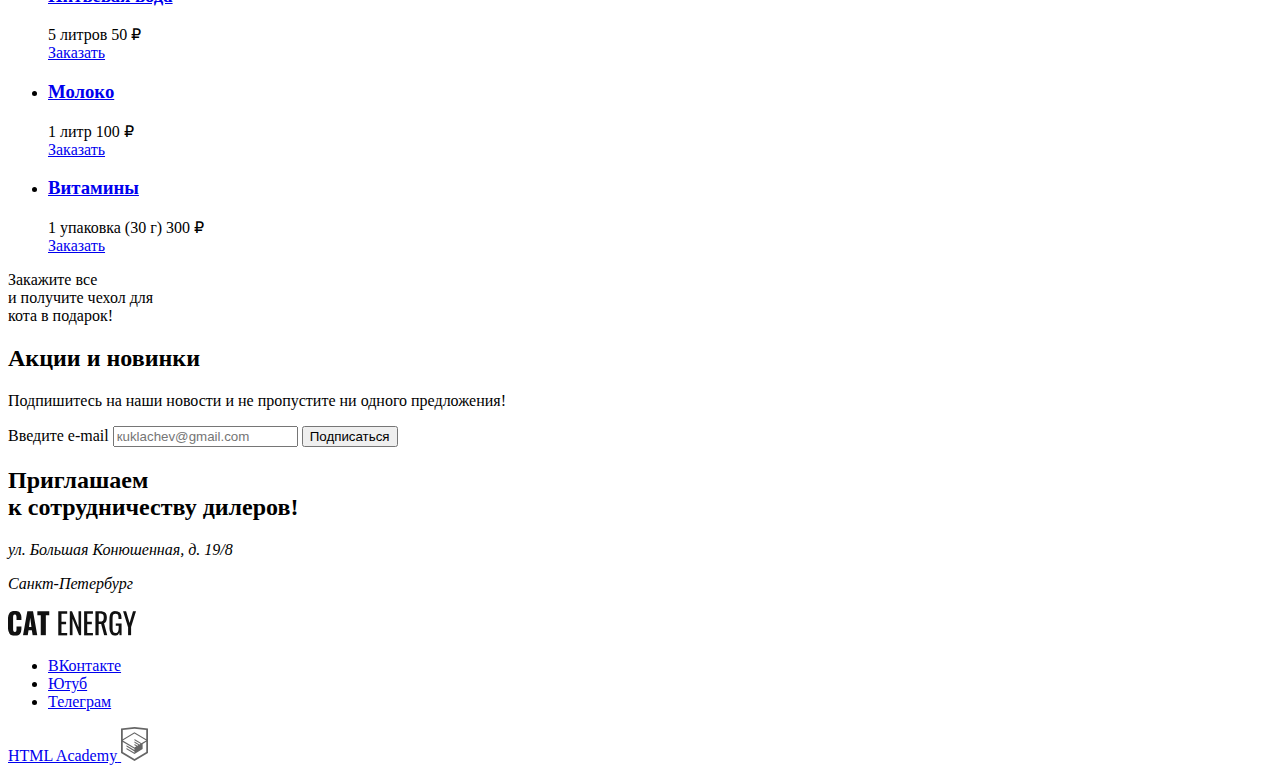
<file: catalog.html>
<!DOCTYPE html><html class="page" lang="ru"><head><meta charset="UTF-8"><title>Кэт энерджи</title><meta name="viewport" content="width=device-width,initial-scale=1"><link rel="icon" href="favicon.ico"><link rel="icon" href="favicons/icon.svg" type="image/svg+xml"><link rel="apple-touch-icon" href="favicons/180.png"><link rel="manifest" href="manifest.webmanifest"><link rel="stylesheet" href="styles/styles.css"><script src="https://api-maps.yandex.ru/2.1/?apikey=5cb297c1-5ade-45cd-bb95-7d4947a8c068&lang=ru_RU" defer="defer"></script><link rel="preload" as="font" href="fonts/lato/Lato-Regular.woff2" type="font/woff2" crossorigin="anonymous"><link rel="preload" as="font" href="fonts/lato/Lato-Regular.woff" type="font/woff" crossorigin="anonymous"><link rel="preload" as="font" href="fonts/oswald/oswaldregular.woff2" type="font/woff2" crossorigin="anonymous"><link rel="preload" as="font" href="fonts/oswald/oswaldregular.woff" type="font/woff" crossorigin="anonymous"><script src="scripts/index.js" defer="defer"></script></head><body class="page__body"><header class="main-header"><div class="main-header__container page-container"><div class="main-header__logo-container"><a class="main-header__logo-link reset-link" href="index.html"><picture><source width="70" height="59" type="image/svg+xml" media="(min-width: 1440px)" srcset="images/logo/logo_desktop.svg"><source width="60" height="50" type="image/svg+xml" media="(min-width: 768px)" srcset="images/logo/logo_tablet.svg"><img class="main-header__logo-image" src="images/logo/logo_mobile.svg" width="33" height="38" alt="Логотип"></picture><picture><source width="118" height="22" type="image/svg+xml" media="(min-width: 1440px)" srcset="images/logo/brand_tablet.svg"><source width="101" height="19" type="image/svg+xml" media="(min-width: 768px)" srcset="images/logo/brand_tablet.svg"><img class="main-header__logo-brand" src="images/logo/brand.svg" width="101" height="21" alt="Бренд"></picture></a></div><nav class="main-nav main-nav--opened main-nav--nojs"><button class="main-nav__toggle" type="button"><span class="visually-hidden">Открыть меню</span></button><ul class="main-nav__list site-list reset-list"><li class="site-list__item"><a class="site-list__link reset-link" href="index.html">Главная</a></li><li class="site-list__item site-list__item--current"><a class="site-list__link reset-link" href="#">Каталог продукции</a></li><li class="site-list__item"><a class="site-list__link reset-link" href="#">Подбор программы</a></li></ul></nav></div></header><main class="main-catalog"><section class="catalog-products"><div class="catalog-products__container page-container"><h1 class="catalog-products__title basic-title">Каталог продукции</h1><h2 class="visually-hidden">Товары</h2><ul class="catalog-products__list reset-list"><li class="catalog-products__item product-card"><div class="product-card__image-container"><a class="product-card__link" href="#"><picture><source width="161" height="172" type="image/webp" media="(min-width: 768px)" srcset="images/products/card_chicken500_tablet@1x.webp, images/products/card_chicken500_tablet@2x.webp 2x"><source width="68" height="86" type="image/webp" srcset="images/products/card_chicken500_mobile@1x.webp, images/products/card_chicken500_mobile@2x.webp 2x"><source width="161" height="172" type="image/png" media="(min-width: 768px)" srcset="images/products/card_chicken500_tablet@1x.png, images/products/card_chicken500_tablet@2x.png 2x"><img class="product-card__image" src="images/products/card_chicken500_mobile@1x.png" srcset="images/products/card_chicken500_mobile@2x.png 2x" width="68" height="86" alt="Продукт Кэт энерджи с курицей 500г"></picture></a></div><div class="product-card__content"><a class="product-card__link-title reset-link" href="#"><h3 class="product-card__title">Cat Energy PRO 500 г</h3></a><dl class="product-card__records"><dt class="product-card__records-desc">Масса</dt><dd class="product-card__records-value">500 г</dd><dt class="product-card__records-desc">Вкус</dt><dd class="product-card__records-value">Курица</dd><dt class="product-card__records-desc">Цена</dt><dd class="product-card__records-value">700 ₽</dd></dl></div><a class="product-card__button button reset-link" href="#">Заказать</a></li><li class="catalog-products__item product-card"><div class="product-card__image-container"><a class="product-card__link" href="#"><picture><source width="172" height="196" type="image/webp" media="(min-width: 1440px)" srcset="images/products/card_chicken1000_desktop@1x.webp, images/products/card_chicken1000_desktop@2x.webp 2x"><source width="168" height="206" type="image/webp" media="(min-width: 768px)" srcset="images/products/card_chicken1000_tablet@1x.webp, images/products/card_chicken1000_tablet@2x.webp 2x"><source width="84" height="100" type="image/webp" srcset="images/products/card_chicken1000_mobile@1x.webp, images/products/card_chicken1000_mobile@2x.webp 2x"><source width="172" height="196" type="image/png" media="(min-width: 1440px)" srcset="images/products/card_chicken1000_desktop@1x.png, images/products/card_chicken1000_desktop@2x.png 2x"><source width="168" height="206" type="image/png" media="(min-width: 768px)" srcset="images/products/card_chicken1000_tablet@1x.png, images/products/card_chicken1000_tablet@2x.png 2x"><img class="product-card__image" src="images/products/card_chicken500_mobile@1x.png" srcset="images/products/card_chicken1000_mobile@2x.png 2x" width="84" height="100" alt="Продукт Кэт энерджи с курицей 1000г"></picture></a></div><div class="product-card__content"><a class="product-card__link-title reset-link" href="#"><h3 class="product-card__title">Cat Energy PRO 1000 г</h3></a><dl class="product-card__records"><dt class="product-card__records-desc">Масса</dt><dd class="product-card__records-value">1000 г</dd><dt class="product-card__records-desc">Вкус</dt><dd class="product-card__records-value">Курица</dd><dt class="product-card__records-desc">Цена</dt><dd class="product-card__records-value">1000 &nbsp;₽</dd></dl></div><a class="product-card__button button reset-link" href="#">Заказать</a></li><li class="catalog-products__item product-card"><div class="product-card__image-container"><a class="product-card__link" href="#"><picture><source width="163" height="174" type="image/webp" media="(min-width: 768px)" srcset="images/products/card_fish500_tablet@1x.webp, images/products/card_fish500_tablet@2x.webp 2x"><source width="68" height="78" type="image/webp" srcset="images/products/card_fish500_mobile@1x.webp, images/products/card_fish500_mobile@2x.webp 2x"><source width="163" height="174" type="image/png" media="(min-width: 768px)" srcset="images/products/card_fish500_tablet@1x.png, images/products/card_fish500_tablet@2x.png 2x"><img class="product-card__image" src="images/products/card_fish500_mobile@1x.png" srcset="images/products/card_fish500_mobile@2x.png 2x" width="68" height="78" alt="Продукт Кэт энерджи с рыбой 500г"></picture></a></div><div class="product-card__content"><a class="product-card__link-title reset-link" href="#"><h3 class="product-card__title">Cat Energy PRO 500 г</h3></a><dl class="product-card__records"><dt class="product-card__records-desc">Масса</dt><dd class="product-card__records-value">500 г</dd><dt class="product-card__records-desc">Вкус</dt><dd class="product-card__records-value">Рыба</dd><dt class="product-card__records-desc">Цена</dt><dd class="product-card__records-value">700 ₽</dd></dl></div><a class="product-card__button button reset-link" href="#">Заказать</a></li><li class="catalog-products__item product-card"><div class="product-card__image-container"><a class="product-card__link" href="#"><picture><source width="172" height="196" type="image/webp" media="(min-width: 1440px)" srcset="images/products/card_fish1000_desktop@1x.webp, images/products/card_fish1000_desktop@2x.webp 2x"><source width="168" height="200" type="image/webp" media="(min-width: 768px)" srcset="images/products/card_fish1000_tablet@1x.webp, images/products/card_fish1000_tablet@2x.webp 2x"><source width="84" height="100" type="image/webp" srcset="images/products/card_fish1000_mobile@1x.webp, images/products/card_fish1000_mobile@2x.webp 2x"><source width="172" height="196" type="image/png" media="(min-width: 1440px)" srcset="images/products/card_fish1000_desktop@1x.png, images/products/card_fish1000_desktop@2x.png 2x"><source width="168" height="200" type="image/png" media="(min-width: 768px)" srcset="images/products/card_fish1000_tablet@1x.png, images/products/card_fish1000_tablet@2x.png 2x"><img class="product-card__image" src="images/products/card_fish1000_mobile@1x.png" srcset="images/products/card_fish1000_mobile@2x.png 2x" width="84" height="100" alt="Продукт Кэт энерджи с рыбой 1000г"></picture></a></div><div class="product-card__content"><a class="product-card__link-title reset-link" href="#"><h3 class="product-card__title">Cat Energy PRO 1000 г</h3></a><dl class="product-card__records"><dt class="product-card__records-desc">Масса</dt><dd class="product-card__records-value">1000 г</dd><dt class="product-card__records-desc">Вкус</dt><dd class="product-card__records-value">Рыба</dd><dt class="product-card__records-desc">Цена</dt><dd class="product-card__records-value">1000 ₽</dd></dl></div><a class="product-card__button button reset-link" href="#">Заказать</a></li><li class="catalog-products__item product-card"><div class="product-card__image-container"><a class="product-card__link" href="#"><picture><source width="161" height="171" type="image/webp" media="(min-width: 768px)" srcset="images/products/card_buckwheat500_tablet@1x.webp, images/products/card_buckwheat500_tablet@2x.webp 2x"><source width="68" height="78" type="image/webp" srcset="images/products/card_buckwheat500_mobile@1x.webp, images/products/card_buckwheat500_mobile@2x.webp 2x"><source width="161" height="171" type="image/png" media="(min-width: 768px)" srcset="images/products/card_buckwheat500_tablet@1x.png, images/products/card_buckwheat500_tablet@2x.png 2x"><img class="product-card__image" src="images/products/card_buckwheat500_mobile@1x.png" srcset="images/products/card_buckwheat500_mobile@2x.png 2x" width="68" height="78" alt="Продукт Кэт энерджи с гречкой 500г"></picture></a></div><div class="product-card__content"><a class="product-card__link-title reset-link" href="#"><h3 class="product-card__title">Cat Energy slim 500 г</h3></a><dl class="product-card__records"><dt class="product-card__records-desc">Масса</dt><dd class="product-card__records-value">500 г</dd><dt class="product-card__records-desc">Вкус</dt><dd class="product-card__records-value">Гречка</dd><dt class="product-card__records-desc">Цена</dt><dd class="product-card__records-value">400 ₽</dd></dl></div><a class="product-card__button button reset-link" href="#">Заказать</a></li><li class="catalog-products__item product-card"><div class="product-card__image-container"><a class="product-card__link" href="#"><picture><source width="172" height="196" type="image/webp" media="(min-width: 1440px)" srcset="images/products/card_buckwheat1000_desktop@1x.webp, images/products/card_buckwheat1000_desktop@2x.webp 2x"><source width="168" height="200" type="image/webp" media="(min-width: 768px)" srcset="images/products/card_buckwheat1000_tablet@1x.webp, images/products/card_buckwheat1000_tablet@2x.webp 2x"><source width="84" height="100" type="image/webp" srcset="images/products/card_buckwheat1000_mobile@1x.webp, images/products/card_buckwheat1000_mobile@2x.webp 2x"><source width="172" height="196" type="image/png" media="(min-width: 1440px)" srcset="images/products/card_buckwheat1000_desktop@1x.png, images/products/card_buckwheat1000_desktop@2x.png 2x"><source width="168" height="200" type="image/png" media="(min-width: 768px)" srcset="images/products/card_buckwheat1000_tablet@1x.png, images/products/card_buckwheat1000_tablet@2x.png 2x"><img class="product-card__image" src="images/products/card_buckwheat1000_mobile@1x.png" srcset="images/products/card_buckwheat1000_mobile@2x.png 2x" width="84" height="100" alt="Продукт Кэт энерджи с гречкой 1000г"></picture></a></div><div class="product-card__content"><a class="product-card__link-title reset-link" href="#"><h3 class="product-card__title">Cat Energy slim 1000 г</h3></a><dl class="product-card__records"><dt class="product-card__records-desc">Масса</dt><dd class="product-card__records-value">1000 г</dd><dt class="product-card__records-desc">Вкус</dt><dd class="product-card__records-value">Гречка</dd><dt class="product-card__records-desc">Цена</dt><dd class="product-card__records-value">700 ₽</dd></dl></div><a class="product-card__button button reset-link" href="#">Заказать</a></li><li class="catalog-products__item product-card"><div class="product-card__image-container"><a class="product-card__link" href="#"><picture><source width="163" height="174" type="image/webp" media="(min-width: 768px)" srcset="images/products/card_rice500_tablet@1x.webp, images/products/card_rice500_tablet@2x.webp 2x"><source width="72" height="84" type="image/webp" srcset="images/products/card_rice500_mobile@1x.webp, images/products/card_rice500_mobile@2x.webp 2x"><source width="163" height="174" type="image/png" media="(min-width: 768px)" srcset="images/products/card_rice500_tablet@1x.png, images/products/card_rice500_tablet@2x.png 2x"><img class="product-card__image" src="images/products/card_rice500_mobile@1x.png" srcset="images/products/card_rice500_mobile@2x.png 2x" width="72" height="84" alt="Продукт Кэт энерджи с рисом 500г"></picture></a></div><div class="product-card__content"><a class="product-card__link-title reset-link" href="#"><h3 class="product-card__title">Cat Energy SLIM 500 г</h3></a><dl class="product-card__records"><dt class="product-card__records-desc">Масса</dt><dd class="product-card__records-value">500 г</dd><dt class="product-card__records-desc">Вкус</dt><dd class="product-card__records-value">Рис</dd><dt class="product-card__records-desc">Цена</dt><dd class="product-card__records-value">500 ₽</dd></dl></div><a class="product-card__button button reset-link" href="#">Заказать</a></li><li class="catalog-products__item product-card product-card--more"><a class="product-card__link reset-link" href="#"><h3 class="product-card__title">Показать еще 100500 товаров</h3></a><p class="product-card__text">На самом деле вкусов гораздо больше!</p><a class="product-card__button button reset-link" href="#">Показать все</a></li></ul></div></section><section class="sub-products"><div class="sub-products__container page-container"><h2 class="sub-products__title secondary-title">Дополнительные товары</h2><div class="sub-products__content"><ul class="sub-products__list reset-list"><li class="sub-products__item sub-product"><a class="sub-product__link reset-link" href="#"><h3 class="sub-product__title">Сахарозаменитель</h3></a><div class="sub-product__text-container"><span class="sub-product__text">1 упаковка (100 г)</span> <span class="sub-product__text">200 ₽</span></div><a class="sub-product__button button reset-link" href="#">Заказать</a></li><li class="sub-products__item sub-product"><a class="sub-product__link reset-link" href="#"><h3 class="sub-product__title">Питьевая вода</h3></a><div class="sub-product__text-container"><span class="sub-product__text">5 литров</span> <span class="sub-product__text">50 ₽</span></div><a class="sub-product__button button reset-link" href="#">Заказать</a></li><li class="sub-products__item sub-product"><a class="sub-product__link reset-link" href="#"><h3 class="sub-product__title">Молоко</h3></a><div class="sub-product__text-container"><span class="sub-product__text">1 литр</span> <span class="sub-product__text">100 ₽</span></div><a class="sub-product__button button reset-link" href="#">Заказать</a></li><li class="sub-products__item sub-product"><a class="sub-product__link reset-link" href="#"><h3 class="sub-product__title">Витамины</h3></a><div class="sub-product__text-container"><span class="sub-product__text">1 упаковка (30 г)</span> <span class="sub-product__text">300 ₽</span></div><a class="sub-product__button button reset-link" href="#">Заказать</a></li></ul><div class="sub-products__promo"><p class="sub-products__promo-text">Закажите все<br class="break">и получите чехол для<br class="break">кота в подарок!</p></div></div></div></section><section class="news"><div class="news__container page-container"><h2 class="news__title secondary-title">Акции и новинки</h2><p class="news__text">Подпишитесь на наши новости и не пропустите ни одного предложения!</p><form class="subscribe-form" action="https://echo.htmlacademy.ru" method="post"><label class="visually-hidden" for="subscribe-email">Введите e-mail</label> <input class="subscribe-form__control" type="email" name="subscribe-email" id="subscribe-email" placeholder="кuklachev@gmail.com" required> <button class="subscribe-form__button button" type="submit">Подписаться</button></form></div></section><section class="invite invite--special"><div class="invite__container page-container"><h2 class="invite__title">Приглашаем<br class="break">к сотрудничеству дилеров!</h2><address class="invite__contacts address"><p class="address__street">ул. Большая Конюшенная, д. 19/8</p><p class="address__city">Санкт-Петербург</p></address></div><div class="map-insert" id="map"></div></section></main><footer class="main-footer"><div class="main-footer__container page-container"><a class="main-footer__logo logo reset-link" href="#"><img class="logo__image" src="images/logo/brand.svg" width="128" height="28" alt="Логотип"></a><ul class="main-footer__socials social-list reset-list"><li class="social-list__item"><a class="social-list__link social-list__link--vk reset-link" href="https://vk.com/htmlacademy"><span class="visually-hidden">ВКонтакте</span></a></li><li class="social-list__item"><a class="social-list__link social-list__link--youtube reset-link" href="https://www.youtube.com/user/htmlacademyru"><span class="visually-hidden">Ютуб</span></a></li><li class="social-list__item"><a class="social-list__link social-list__link--telegram reset-link" href="https://t.me/htmlacademy"><span class="visually-hidden">Телеграм</span></a></li></ul><a class="main-footer__copyright copyright reset-link" href="https://htmlacademy.ru/intensive/adaptive"><span class="copyright__author">HTML Academy</span> <img class="copyright__author-logo logo" src="images/logo/logo_html.svg" width="27" height="34" alt="Логотип html-академии"></a></div></footer></body></html>
</file>
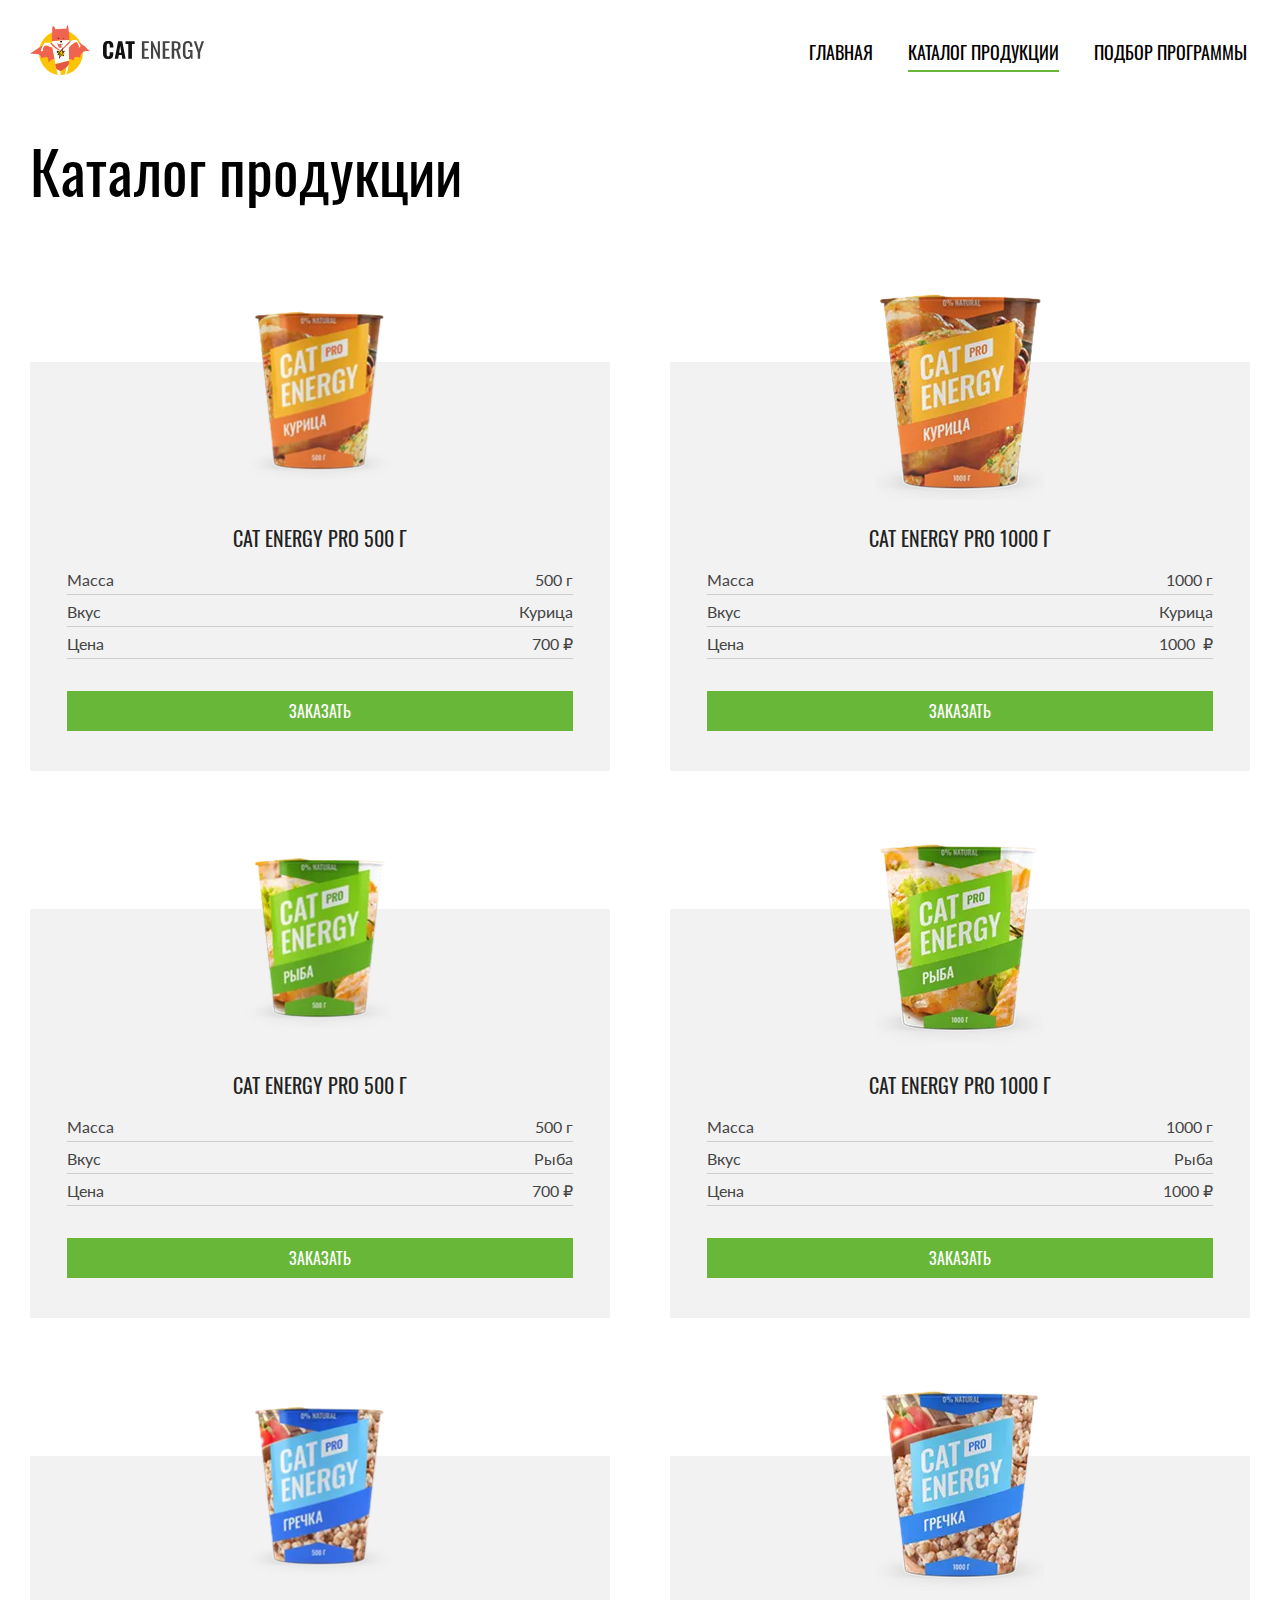
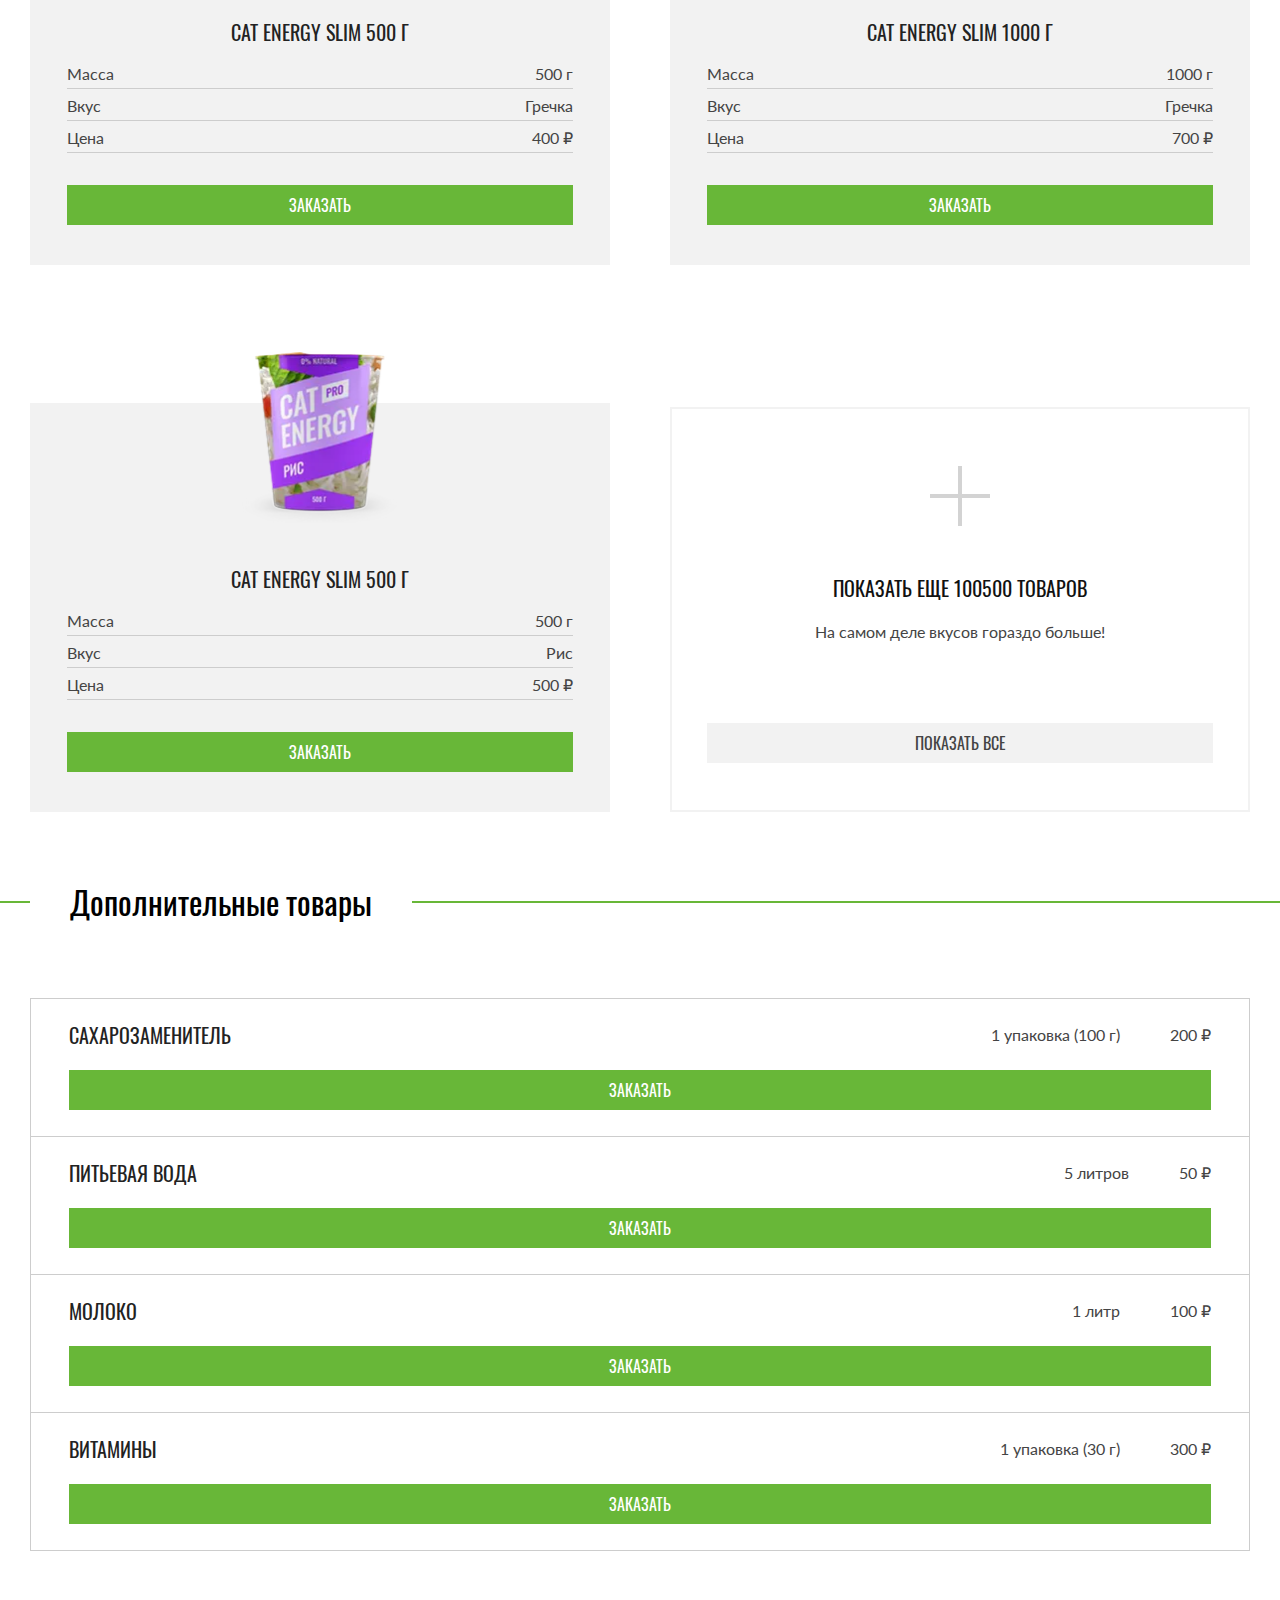
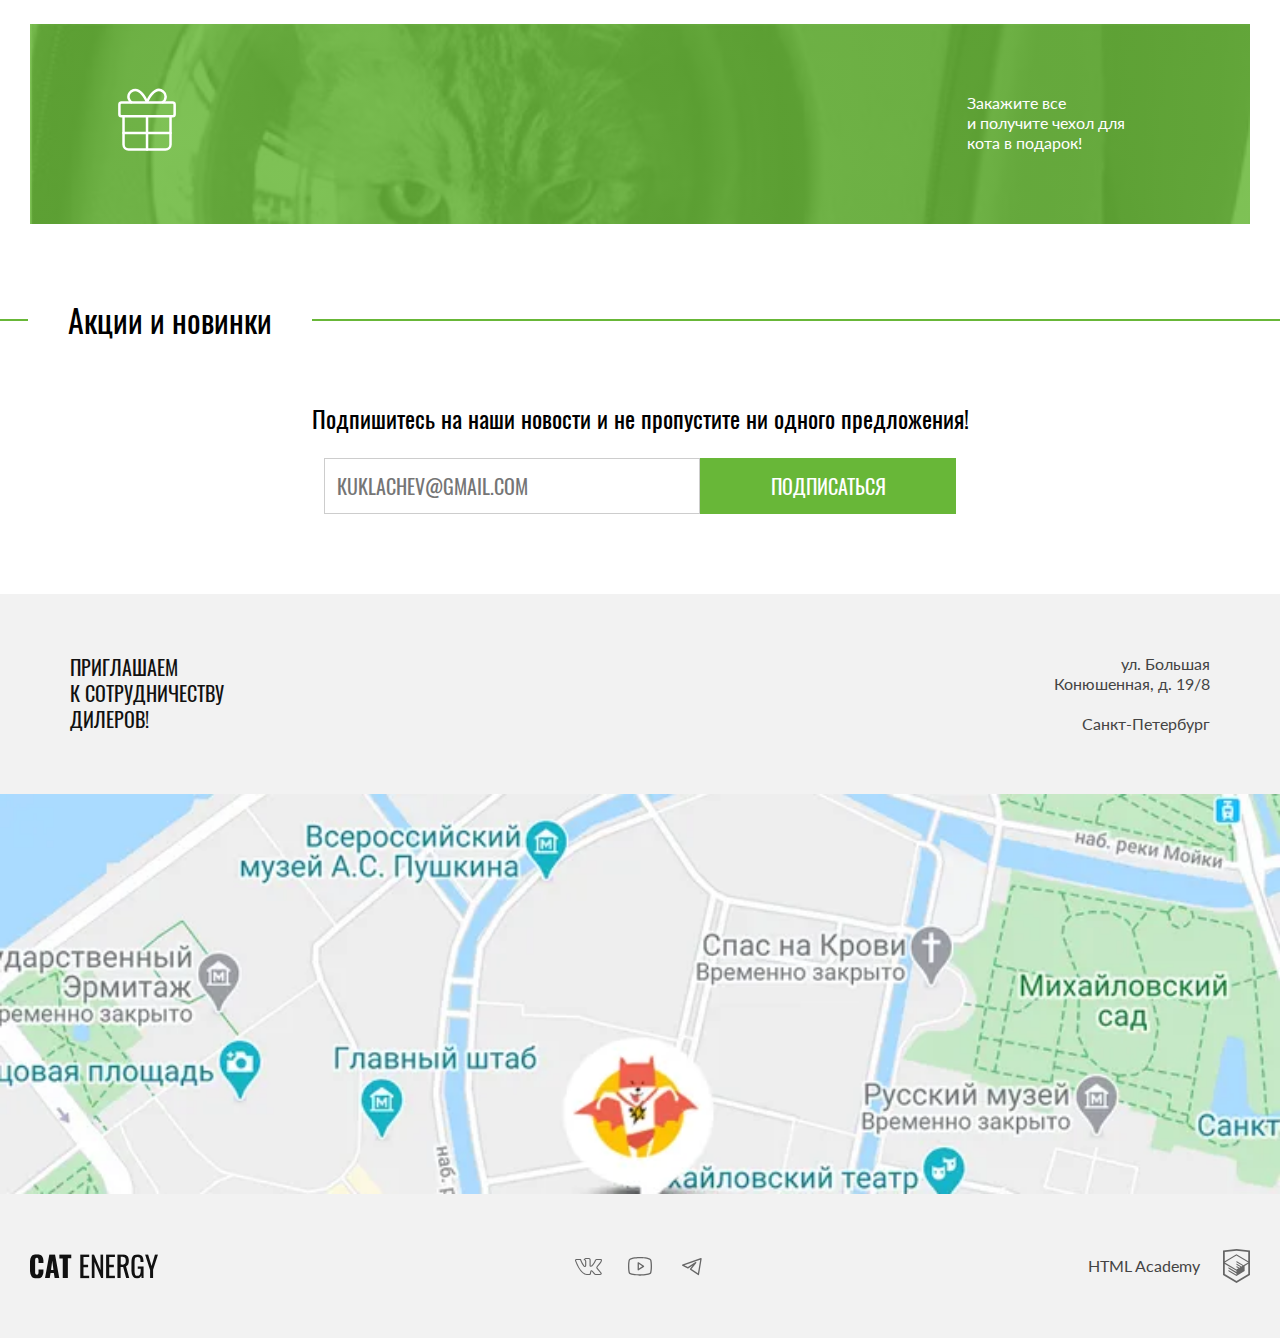
<file: 2/catalog.html>
<!DOCTYPE html><html class="page" lang="ru"><head><meta charset="UTF-8"><title>Кэт энерджи</title><meta name="viewport" content="width=device-width,initial-scale=1"><link rel="icon" href="favicon.ico"><link rel="icon" href="favicons/icon.svg" type="image/svg+xml"><link rel="apple-touch-icon" href="favicons/180.png"><link rel="manifest" href="manifest.webmanifest"><link rel="stylesheet" href="styles/styles.css"><script src="https://api-maps.yandex.ru/2.1/?apikey=5cb297c1-5ade-45cd-bb95-7d4947a8c068&lang=ru_RU" defer="defer"></script><link rel="preload" as="font" href="fonts/lato/Lato-Regular.woff2" type="font/woff2" crossorigin="anonymous"><link rel="preload" as="font" href="fonts/lato/Lato-Regular.woff" type="font/woff" crossorigin="anonymous"><link rel="preload" as="font" href="fonts/oswald/oswaldregular.woff2" type="font/woff2" crossorigin="anonymous"><link rel="preload" as="font" href="fonts/oswald/oswaldregular.woff" type="font/woff" crossorigin="anonymous"><script src="scripts/index.js" defer="defer"></script></head><body class="page__body"><header class="main-header"><div class="main-header__container page-container"><div class="main-header__logo-container"><a class="main-header__logo-image logo reset-link" href="index.html"><picture><source width="70" height="59" type="image/svg+xml" media="(min-width: 1440px)" srcset="images/logo/logo_desktop.svg"><source width="60" height="50" type="image/svg+xml" media="(min-width: 768px)" srcset="images/logo/logo_tablet.svg"><img class="logo__image" src="images/logo/logo_mobile.svg" width="33" height="38" alt="Логотип"></picture></a><a class="main-header__logo-brand logo" href="index.html"><picture><source width="118" height="22" type="image/svg+xml" media="(min-width: 1440px)" srcset="images/logo/brand_tablet.svg"><source width="101" height="19" type="image/svg+xml" media="(min-width: 768px)" srcset="images/logo/brand_tablet.svg"><img class="logo__image" src="images/logo/brand.svg" width="101" height="21" alt="Бренд"></picture></a></div><nav class="main-nav main-nav--opened main-nav--nojs"><button class="main-nav__toggle" type="button"><span class="visually-hidden">Открыть меню</span></button><ul class="main-nav__list site-list reset-list"><li class="site-list__item"><a class="site-list__link reset-link" href="index.html">Главная</a></li><li class="site-list__item site-list__item--current"><a class="site-list__link reset-link" href="#">Каталог продукции</a></li><li class="site-list__item"><a class="site-list__link reset-link" href="#">Подбор программы</a></li></ul></nav></div></header><main class="main-catalog"><section class="catalog-products"><div class="catalog-products__container page-container"><h1 class="catalog-products__title basic-title">Каталог продукции</h1><h2 class="visually-hidden">Товары</h2><ul class="catalog-products__list reset-list"><li class="catalog-products__item product-card"><div class="product-card__image-container"><a class="product-card__link" href="#"><picture><source width="161" height="172" type="image/webp" media="(min-width: 768px)" srcset="images/products/card_chicken500_tablet@1x.webp, images/products/card_chicken500_tablet@2x.webp 2x"><source width="68" height="86" type="image/webp" srcset="images/products/card_chicken500_mobile@1x.webp, images/products/card_chicken500_mobile@2x.webp 2x"><source width="161" height="172" type="image/png" media="(min-width: 768px)" srcset="images/products/card_chicken500_tablet@1x.png, images/products/card_chicken500_tablet@2x.png 2x"><img class="product-card__image" src="images/products/card_chicken500_mobile@1x.png" srcset="images/products/card_chicken500_mobile@2x.png 2x" width="68" height="86" alt="Продукт Кэт энерджи с курицей 500г"></picture></a></div><div class="product-card__content"><a class="product-card__link-title reset-link" href="#"><h3 class="product-card__title">Cat Energy PRO 500 г</h3></a><dl class="product-card__records"><dt class="product-card__records-desc">Масса</dt><dd class="product-card__records-value">500 г</dd><dt class="product-card__records-desc">Вкус</dt><dd class="product-card__records-value">Курица</dd><dt class="product-card__records-desc">Цена</dt><dd class="product-card__records-value">700 ₽</dd></dl></div><a class="product-card__button button reset-link" href="#">Заказать</a></li><li class="catalog-products__item product-card"><div class="product-card__image-container"><a class="product-card__link" href="#"><picture><source width="172" height="196" type="image/webp" media="(min-width: 1440px)" srcset="images/products/card_chicken1000_desktop@1x.webp, images/products/card_chicken1000_desktop@2x.webp 2x"><source width="168" height="206" type="image/webp" media="(min-width: 768px)" srcset="images/products/card_chicken1000_tablet@1x.webp, images/products/card_chicken1000_tablet@2x.webp 2x"><source width="84" height="100" type="image/webp" srcset="images/products/card_chicken1000_mobile@1x.webp, images/products/card_chicken1000_mobile@2x.webp 2x"><source width="172" height="196" type="image/png" media="(min-width: 1440px)" srcset="images/products/card_chicken1000_desktop@1x.png, images/products/card_chicken1000_desktop@2x.png 2x"><source width="168" height="206" type="image/png" media="(min-width: 768px)" srcset="images/products/card_chicken1000_tablet@1x.png, images/products/card_chicken1000_tablet@2x.png 2x"><img class="product-card__image" src="images/products/card_chicken500_mobile@1x.png" srcset="images/products/card_chicken1000_mobile@2x.png 2x" width="84" height="100" alt="Продукт Кэт энерджи с курицей 1000г"></picture></a></div><div class="product-card__content"><a class="product-card__link-title reset-link" href="#"><h3 class="product-card__title">Cat Energy PRO 1000 г</h3></a><dl class="product-card__records"><dt class="product-card__records-desc">Масса</dt><dd class="product-card__records-value">1000 г</dd><dt class="product-card__records-desc">Вкус</dt><dd class="product-card__records-value">Курица</dd><dt class="product-card__records-desc">Цена</dt><dd class="product-card__records-value">1000 &nbsp;₽</dd></dl></div><a class="product-card__button button reset-link" href="#">Заказать</a></li><li class="catalog-products__item product-card"><div class="product-card__image-container"><a class="product-card__link" href="#"><picture><source width="163" height="174" type="image/webp" media="(min-width: 768px)" srcset="images/products/card_fish500_tablet@1x.webp, images/products/card_fish500_tablet@2x.webp 2x"><source width="68" height="78" type="image/webp" srcset="images/products/card_fish500_mobile@1x.webp, images/products/card_fish500_mobile@2x.webp 2x"><source width="163" height="174" type="image/png" media="(min-width: 768px)" srcset="images/products/card_fish500_tablet@1x.png, images/products/card_fish500_tablet@2x.png 2x"><img class="product-card__image" src="images/products/card_fish500_mobile@1x.png" srcset="images/products/card_fish500_mobile@2x.png 2x" width="68" height="78" alt="Продукт Кэт энерджи с рыбой 500г"></picture></a></div><div class="product-card__content"><a class="product-card__link-title reset-link" href="#"><h3 class="product-card__title">Cat Energy PRO 500 г</h3></a><dl class="product-card__records"><dt class="product-card__records-desc">Масса</dt><dd class="product-card__records-value">500 г</dd><dt class="product-card__records-desc">Вкус</dt><dd class="product-card__records-value">Рыба</dd><dt class="product-card__records-desc">Цена</dt><dd class="product-card__records-value">700 ₽</dd></dl></div><a class="product-card__button button reset-link" href="#">Заказать</a></li><li class="catalog-products__item product-card"><div class="product-card__image-container"><a class="product-card__link" href="#"><picture><source width="172" height="196" type="image/webp" media="(min-width: 1440px)" srcset="images/products/card_fish1000_desktop@1x.webp, images/products/card_fish1000_desktop@2x.webp 2x"><source width="168" height="200" type="image/webp" media="(min-width: 768px)" srcset="images/products/card_fish1000_tablet@1x.webp, images/products/card_fish1000_tablet@2x.webp 2x"><source width="84" height="100" type="image/webp" srcset="images/products/card_fish1000_mobile@1x.webp, images/products/card_fish1000_mobile@2x.webp 2x"><source width="172" height="196" type="image/png" media="(min-width: 1440px)" srcset="images/products/card_fish1000_desktop@1x.png, images/products/card_fish1000_desktop@2x.png 2x"><source width="168" height="200" type="image/png" media="(min-width: 768px)" srcset="images/products/card_fish1000_tablet@1x.png, images/products/card_fish1000_tablet@2x.png 2x"><img class="product-card__image" src="images/products/card_fish1000_mobile@1x.png" srcset="images/products/card_fish1000_mobile@2x.png 2x" width="84" height="100" alt="Продукт Кэт энерджи с рыбой 1000г"></picture></a></div><div class="product-card__content"><a class="product-card__link-title reset-link" href="#"><h3 class="product-card__title">Cat Energy PRO 1000 г</h3></a><dl class="product-card__records"><dt class="product-card__records-desc">Масса</dt><dd class="product-card__records-value">1000 г</dd><dt class="product-card__records-desc">Вкус</dt><dd class="product-card__records-value">Рыба</dd><dt class="product-card__records-desc">Цена</dt><dd class="product-card__records-value">1000 ₽</dd></dl></div><a class="product-card__button button reset-link" href="#">Заказать</a></li><li class="catalog-products__item product-card"><div class="product-card__image-container"><a class="product-card__link" href="#"><picture><source width="161" height="171" type="image/webp" media="(min-width: 768px)" srcset="images/products/card_buckwheat500_tablet@1x.webp, images/products/card_buckwheat500_tablet@2x.webp 2x"><source width="68" height="78" type="image/webp" srcset="images/products/card_buckwheat500_mobile@1x.webp, images/products/card_buckwheat500_mobile@2x.webp 2x"><source width="161" height="171" type="image/png" media="(min-width: 768px)" srcset="images/products/card_buckwheat500_tablet@1x.png, images/products/card_buckwheat500_tablet@2x.png 2x"><img class="product-card__image" src="images/products/card_buckwheat500_mobile@1x.png" srcset="images/products/card_buckwheat500_mobile@2x.png 2x" width="68" height="78" alt="Продукт Кэт энерджи с гречкой 500г"></picture></a></div><div class="product-card__content"><a class="product-card__link-title reset-link" href="#"><h3 class="product-card__title">Cat Energy slim 500 г</h3></a><dl class="product-card__records"><dt class="product-card__records-desc">Масса</dt><dd class="product-card__records-value">500 г</dd><dt class="product-card__records-desc">Вкус</dt><dd class="product-card__records-value">Гречка</dd><dt class="product-card__records-desc">Цена</dt><dd class="product-card__records-value">400 ₽</dd></dl></div><a class="product-card__button button reset-link" href="#">Заказать</a></li><li class="catalog-products__item product-card"><div class="product-card__image-container"><a class="product-card__link" href="#"><picture><source width="172" height="196" type="image/webp" media="(min-width: 1440px)" srcset="images/products/card_buckwheat1000_desktop@1x.webp, images/products/card_buckwheat1000_desktop@2x.webp 2x"><source width="168" height="200" type="image/webp" media="(min-width: 768px)" srcset="images/products/card_buckwheat1000_tablet@1x.webp, images/products/card_buckwheat1000_tablet@2x.webp 2x"><source width="84" height="100" type="image/webp" srcset="images/products/card_buckwheat1000_mobile@1x.webp, images/products/card_buckwheat1000_mobile@2x.webp 2x"><source width="172" height="196" type="image/png" media="(min-width: 1440px)" srcset="images/products/card_buckwheat1000_desktop@1x.png, images/products/card_buckwheat1000_desktop@2x.png 2x"><source width="168" height="200" type="image/png" media="(min-width: 768px)" srcset="images/products/card_buckwheat1000_tablet@1x.png, images/products/card_buckwheat1000_tablet@2x.png 2x"><img class="product-card__image" src="images/products/card_buckwheat1000_mobile@1x.png" srcset="images/products/card_buckwheat1000_mobile@2x.png 2x" width="84" height="100" alt="Продукт Кэт энерджи с гречкой 1000г"></picture></a></div><div class="product-card__content"><a class="product-card__link-title reset-link" href="#"><h3 class="product-card__title">Cat Energy slim 1000 г</h3></a><dl class="product-card__records"><dt class="product-card__records-desc">Масса</dt><dd class="product-card__records-value">1000 г</dd><dt class="product-card__records-desc">Вкус</dt><dd class="product-card__records-value">Гречка</dd><dt class="product-card__records-desc">Цена</dt><dd class="product-card__records-value">700 ₽</dd></dl></div><a class="product-card__button button reset-link" href="#">Заказать</a></li><li class="catalog-products__item product-card"><div class="product-card__image-container"><a class="product-card__link" href="#"><picture><source width="163" height="174" type="image/webp" media="(min-width: 768px)" srcset="images/products/card_rice500_tablet@1x.webp, images/products/card_rice500_tablet@2x.webp 2x"><source width="72" height="84" type="image/webp" srcset="images/products/card_rice500_mobile@1x.webp, images/products/card_rice500_mobile@2x.webp 2x"><source width="163" height="174" type="image/png" media="(min-width: 768px)" srcset="images/products/card_rice500_tablet@1x.png, images/products/card_rice500_tablet@2x.png 2x"><img class="product-card__image" src="images/products/card_rice500_mobile@1x.png" srcset="images/products/card_rice500_mobile@2x.png 2x" width="72" height="84" alt="Продукт Кэт энерджи с рисом 500г"></picture></a></div><div class="product-card__content"><a class="product-card__link-title reset-link" href="#"><h3 class="product-card__title">Cat Energy SLIM 500 г</h3></a><dl class="product-card__records"><dt class="product-card__records-desc">Масса</dt><dd class="product-card__records-value">500 г</dd><dt class="product-card__records-desc">Вкус</dt><dd class="product-card__records-value">Рис</dd><dt class="product-card__records-desc">Цена</dt><dd class="product-card__records-value">500 ₽</dd></dl></div><a class="product-card__button button reset-link" href="#">Заказать</a></li><li class="catalog-products__item product-card product-card--more"><a class="product-card__link reset-link" href="#"><h3 class="product-card__title">Показать еще 100500 товаров</h3></a><p class="product-card__text">На самом деле вкусов гораздо больше!</p><a class="product-card__button button reset-link" href="#">Показать все</a></li></ul></div></section><section class="sub-products"><div class="sub-products__container page-container"><h2 class="sub-products__title secondary-title">Дополнительные товары</h2><div class="sub-products__content"><ul class="sub-products__list reset-list"><li class="sub-products__item sub-product"><a class="sub-product__link reset-link" href="#"><h3 class="sub-product__title">Сахарозаменитель</h3></a><div class="sub-product__text-container"><span class="sub-product__text">1 упаковка (100 г)</span> <span class="sub-product__text">200 ₽</span></div><a class="sub-product__button button reset-link" href="#">Заказать</a></li><li class="sub-products__item sub-product"><a class="sub-product__link reset-link" href="#"><h3 class="sub-product__title">Питьевая вода</h3></a><div class="sub-product__text-container"><span class="sub-product__text">5 литров</span> <span class="sub-product__text">50 ₽</span></div><a class="sub-product__button button reset-link" href="#">Заказать</a></li><li class="sub-products__item sub-product"><a class="sub-product__link reset-link" href="#"><h3 class="sub-product__title">Молоко</h3></a><div class="sub-product__text-container"><span class="sub-product__text">1 литр</span> <span class="sub-product__text">100 ₽</span></div><a class="sub-product__button button reset-link" href="#">Заказать</a></li><li class="sub-products__item sub-product"><a class="sub-product__link reset-link" href="#"><h3 class="sub-product__title">Витамины</h3></a><div class="sub-product__text-container"><span class="sub-product__text">1 упаковка (30 г)</span> <span class="sub-product__text">300 ₽</span></div><a class="sub-product__button button reset-link" href="#">Заказать</a></li></ul><div class="sub-products__promo"><p class="sub-products__promo-text">Закажите все<br class="break">и получите чехол для<br class="break">кота в подарок!</p></div></div></div></section><section class="news"><div class="news__container page-container"><h2 class="news__title secondary-title">Акции и новинки</h2><p class="news__text">Подпишитесь на наши новости и не пропустите ни одного предложения!</p><form class="subscribe-form" action="https://echo.htmlacademy.ru" method="post"><label class="visually-hidden" for="subscribe-email">Введите e-mail</label> <input class="subscribe-form__control" type="email" name="subscribe-email" id="subscribe-email" placeholder="кuklachev@gmail.com" required> <button class="subscribe-form__button button" type="submit">Подписаться</button></form></div></section><section class="invite invite--special"><div class="invite__container page-container"><h2 class="invite__title">Приглашаем<br class="break">к сотрудничеству дилеров!</h2><address class="invite__contacts address"><p class="address__street">ул. Большая Конюшенная, д. 19/8</p><p class="address__city">Санкт-Петербург</p></address></div><div class="map-insert" id="map"></div></section></main><footer class="main-footer"><div class="main-footer__container page-container"><a class="main-footer__logo logo reset-link" href="#"><img class="logo__image" src="images/logo/brand.svg" width="128" height="28" alt="Логотип"></a><ul class="main-footer__socials social-list reset-list"><li class="social-list__item"><a class="social-list__link social-list__link--vk reset-link" href="https://vk.com/htmlacademy"><span class="visually-hidden">ВКонтакте</span></a></li><li class="social-list__item"><a class="social-list__link social-list__link--youtube reset-link" href="https://www.youtube.com/user/htmlacademyru"><span class="visually-hidden">Ютуб</span></a></li><li class="social-list__item"><a class="social-list__link social-list__link--telegram reset-link" href="https://t.me/htmlacademy"><span class="visually-hidden">Телеграм</span></a></li></ul><a class="main-footer__copyright copyright reset-link" href="https://htmlacademy.ru/intensive/adaptive"><span class="copyright__author">HTML Academy</span> <img class="copyright__author-logo logo" src="images/logo/logo_html.svg" width="27" height="34" alt="Логотип html-академии"></a></div></footer></body></html>
</file>
<file: styles/styles.css>
.header{color:#fff;background-color:#639;padding:10px 15px}
</file>
<file: 2/styles/styles.css>
@font-face{font-family:Lato;font-weight:400;font-style:normal;src:url(../fonts/lato/Lato-Regular.woff2)format("woff2"),url(../fonts/lato/Lato-Regular.woff)format("woff");font-display:swap}@font-face{font-family:Oswald;font-weight:400;font-style:normal;src:url(../fonts/oswald/oswaldregular.woff2)format("woff2"),url(../fonts/oswald/oswaldregular.woff)format("woff");font-display:swap}*,:before,:after{box-sizing:border-box}body{color:#444;min-width:320px;margin:0;font-family:Lato,Arial,sans-serif;font-size:14px;font-weight:400;line-height:18px}@media (width>=768px){body{font-size:16px;font-weight:400;line-height:24px}}.visually-hidden{white-space:nowrap;-webkit-clip-path:inset(100%);clip-path:inset(100%);clip:rect(0 0 0 0);border:0;width:1px;height:1px;margin:-1px;padding:0;position:absolute;overflow:hidden}.reset-link{color:#000;text-decoration:none}.reset-list{margin:0;padding:0;list-style-type:none}.basic-title{color:#000;margin:0;font-family:Oswald,Arial,sans-serif;font-size:36px;font-weight:400;line-height:36px}@media (width>=768px){.basic-title{font-size:60px;font-weight:400;line-height:60px}}@media (width<=320px){.basic-title--accent{line-height:40px}}.secondary-title{color:#000;background-color:#fff;width:-moz-fit-content;width:fit-content;font-family:Oswald,Arial,sans-serif;font-size:24px;font-weight:400;line-height:24px;position:relative;box-shadow:40px 0 #fff,-40px 0 #fff}@media (width>=768px){.secondary-title{font-size:32px;font-weight:400;line-height:32px}}@media (width>=1440px){.secondary-title{font-size:40px;font-weight:400;line-height:40px}}.secondary-title:after{content:"";z-index:-1;background-color:#68b738;width:100vw;height:2px;position:absolute;top:10px;right:0;transform:translateY(-50%);box-shadow:100vw 0 #68b738}@media (width>=768px){.secondary-title:after{top:16px}}@media (width>=1440px){.secondary-title:after{top:20px}}.button{color:#fff;text-align:center;text-transform:uppercase;cursor:pointer;background-color:#68b738;border:none;padding:10px;font-family:Oswald,Arial,sans-serif;font-size:16px;font-weight:400;line-height:20px;display:inline-block}.button:hover,.button:active{background-color:#5eaa2f}.button:active{color:#ffffff4d}.page-container{max-width:1440px;margin:auto}.page{height:100%}.page__body{flex-flow:column;justify-content:flex-start;align-items:stretch;gap:0;min-height:100%;display:flex}.main-header__container{flex-flow:row;justify-content:space-between;align-items:center;gap:65px;padding:13px 20px 14px;display:flex}@media (width>=768px){.main-header__container{padding:25px 30px}}@media (width>=1440px){.main-header__container{padding:55px 110px 0}}@media (width<=767px){.main-header__container:has(.main-nav--nojs){margin-bottom:200px}}@media (width>=1440px){.main-header--accent .site-list__link{color:#fff;background-color:#0000}.main-header--accent .site-list__link:not(:disabled):hover{color:#fff9}.main-header--accent .site-list__link:not(:disabled):active{color:#ffffff4d}.main-header--accent .site-list__link:disabled{color:#ffffff1a}.main-header--accent .site-list__item--current:after{background-color:#fff}}.main-header__logo-container{flex-flow:row;justify-content:space-between;align-items:center;gap:56px;display:flex}@media (width>=768px){.main-header__logo-container{gap:13px}}.main-header__logo-image:not(:disabled):hover,.main-header__logo-brand:not(:disabled):hover{opacity:.8}.main-header__logo-image:not(:disabled):active,.main-header__logo-brand:not(:disabled):active{opacity:.6}.main-header__logo-image:disabled,.main-header__logo-brand:disabled{opacity:.3}@media (width>=768px){.main-nav{max-width:460px}}@media (width>=1440px){.main-nav{max-width:610px}}.main-nav--closed .main-nav__toggle:before{content:"";background-color:#000;width:24px;height:2px;position:absolute;top:4px;left:0;box-shadow:0 8px #000,0 16px #000}.main-nav--closed .main-nav__toggle:active:before{background-color:#ffffff4d;box-shadow:0 8px #ffffff4d,0 16px #ffffff4d}@media (width<=767px){.main-nav--closed .main-nav__list{display:none}}.main-nav--opened .main-nav__toggle:before,.main-nav--opened .main-nav__toggle:after{content:"";background-color:#000;width:25px;height:2px;position:absolute;top:50%;left:0;transform:translateY(-100%)}.main-nav--opened .main-nav__toggle:before{transform:rotate(45deg)}.main-nav--opened .main-nav__toggle:after{transform:rotate(-45deg)}.main-nav--opened .main-nav__toggle:active:before,.main-nav--opened .main-nav__toggle:active:after{background-color:#ffffff4d}@media (width<=767px){.main-nav--opened .main-nav__list{display:block}}.main-nav--nojs .main-nav__toggle{display:none}.main-nav__toggle{background-color:#fff;border:none;width:24px;height:24px;padding:0;position:relative}@media (width>=768px){.main-nav__toggle{display:none}}.main-nav__list{z-index:1;position:absolute;top:65px;left:0}@media (width>=768px){.main-nav__list{position:static}}.site-list{border-bottom:1px solid #eaeaea;width:100%}@media (width>=768px){.site-list{border:none;flex-flow:wrap;justify-content:flex-end;align-items:center;gap:1px;display:flex}}.site-list__link{color:#000;text-transform:uppercase;text-align:center;background-color:#fff;border-top:1px solid #eaeaea;padding:22px 16px 23.5px;font-family:Oswald,Arial,sans-serif;font-size:20px;font-weight:400;line-height:20px;display:block}@media (width>=768px){.site-list__link{font-size:18px;font-weight:400;line-height:24px}}@media (width>=1440px){.site-list__link{font-size:20px;font-weight:400;line-height:30px}}@media (width>=768px){.site-list__link{padding:14px 17px 10px}}@media (width>=1440px){.site-list__link{padding:15px 17px 10px}}@media (width>=768px){.site-list__link{border:none}}.site-list__link:not(:disabled):hover{color:#0009}.site-list__link:not(:disabled):active{color:#0000004d}.site-list__link:disabled{color:#0000001a}@media (width>=768px){.site-list__item:last-child .site-list__link{padding-right:3px}}@media (width>=1440px){.site-list__item:last-child .site-list__link{padding-right:0}}@media (width>=768px){.site-list__item--current{position:relative}.site-list__item--current:after{content:"";background-color:#68b738;height:2px;position:absolute;bottom:2px;left:17px;right:17px}}@media (width>=1440px){.site-list__item--current:after{bottom:4px}}.main-index,.main-catalog{flex-grow:1}.hero{text-align:center;position:relative}@media (width<=767px){.hero{background-image:linear-gradient(90deg,#6ca448 calc(50% - 160px) calc(50% + 160px));background-position:0 0;background-repeat:no-repeat;background-size:100% 63%}}@media (width>=1440px){.hero:before{content:"";z-index:-1;background-image:-webkit-linear-gradient(90deg,#68b738d9 1030px,#6ca448 1030px),-webkit-image-set(url(../images/background/hero_background_desktop@1x.webp) 1x type("image/webp"),url(../images/background/hero_background_desktop@2x.webp) 2x type("image/webp"),url(../images/background/hero_background_desktop@1x.jpg) 1x type("image/jpeg"),url(../images/background/hero_background_desktop@2x.jpg) 2x type("image/jpeg"));background-image:linear-gradient(90deg,#68b738d9 1030px,#6ca448 1030px),image-set("../images/background/hero_background_desktop@1x.webp" 1x type("image/webp"),"../images/background/hero_background_desktop@2x.webp" 2x type("image/webp"),"../images/background/hero_background_desktop@1x.jpg" 1x type("image/jpeg"),"../images/background/hero_background_desktop@2x.jpg" 2x type("image/jpeg"));background-position:0 0;background-repeat:no-repeat;background-size:cover,1030px 100%;width:50%;height:694px;position:absolute;top:-114px;bottom:0;left:50%;box-shadow:0 -694px #6ca448}}.hero__container{flex-flow:column;justify-content:space-between;align-items:stretch;gap:0;padding:27px 20px 0;display:flex;position:relative}@media (width>=768px){.hero__container{padding:40px 230px 0 120px}}@media (width>=1440px){.hero__container{padding:110px 414px 52px 190px}}@media (width<=767px){.hero__container{background-image:-webkit-linear-gradient(#68b738d9 63%,#fff 63%),-webkit-image-set(url(../images/background/hero_background_mobile@1x.webp) 1x type("image/webp"),url(../images/background/hero_background_mobile@2x.webp) 2x type("image/webp"),url(../images/background/hero_background_mobile@1x.jpg) 1x type("image/jpeg"),url(../images/background/hero_background_mobile@2x.jpg) 2x type("image/jpeg"));background-image:linear-gradient(#68b738d9 63%,#fff 63%),image-set("../images/background/hero_background_mobile@1x.webp" 1x type("image/webp"),"../images/background/hero_background_mobile@2x.webp" 2x type("image/webp"),"../images/background/hero_background_mobile@1x.jpg" 1x type("image/jpeg"),"../images/background/hero_background_mobile@2x.jpg" 2x type("image/jpeg"));background-position:50%,top;background-repeat:no-repeat;background-size:320px 100%,320px 63%}}@media (width>=768px){.hero__container{justify-content:flex-start;align-items:flex-start;min-height:850px}}@media (width>=1440px){.hero__container{min-height:580px}}.hero__title{margin:0 0 25px}@media (width>=768px){.hero__title{margin:0 0 40px}}@media (width>=1440px){.hero__title{margin:0 350px 40px 0}}@media (width<=767px){.hero__title{color:#fff}}@media (width>=768px){.hero__title{text-align:left}}.hero__text{color:#000;text-transform:uppercase;margin:0 0 29px;font-family:Oswald,Arial,sans-serif;font-size:14px;font-weight:400;line-height:14px}@media (width>=768px){.hero__text{margin:0 0 50px;font-size:20px;font-weight:400;line-height:20px}}@media (width>=1440px){.hero__text{margin:0 0 52px}}@media (width<=767px){.hero__text{color:#fff}}@media (width>=768px){.hero__image{position:absolute;top:240px;left:30px}}@media (width>=1440px){.hero__image{top:29px;left:557px}}.hero__button{z-index:1}@media (width>=768px){.hero__button{padding:14px 26px;font-size:20px;font-weight:400;line-height:26px}}.programs__container{padding:20px}@media (width>=768px){.programs__container{padding:0 30px 45px}}@media (width>=1440px){.programs__container{padding:82px 110px 71px}.programs__list{grid-gap:40px 80px;grid-template-columns:1fr 1fr;display:grid}}.programs__item:not(:last-child){margin-bottom:20px}@media (width>=768px){.programs__item:not(:last-child){margin:0 0 30px}}@media (width>=1440px){.programs__item:not(:last-child){margin:0}}.program{background-color:#f2f2f2;padding:30px 33px 18px 20px;position:relative}@media (width>=768px){.program{padding:77px 315px 53px 53px}}@media (width>=1440px){.program{padding:77px 61px 55px 52px}}@media (width<=320px){.program:after{content:"";background-color:#d9d9d9;height:1px;position:absolute;bottom:57px;left:20px;right:20px}}.program--slim{background-image:url(../icons/stack.svg#cat_slim);background-position:20px 21px;background-repeat:no-repeat;background-size:50px 53px}@media (width>=768px){.program--slim{background-image:url(../icons/stack.svg#cat_slim);background-position:right 63px top 81px;background-repeat:no-repeat;background-size:200px 211px}}@media (width>=1440px){.program--slim{background-image:url(../icons/stack.svg#cat_slim);background-position:52px 41px;background-repeat:no-repeat;background-size:100px 106px}}.program--pro{background-image:url(../icons/stack.svg#cat_pro);background-position:13px 24px;background-repeat:no-repeat;background-size:67px 50px}@media (width>=768px){.program--pro{background-image:url(../icons/stack.svg#cat_pro);background-position:right 30px top 91px;background-repeat:no-repeat;background-size:268px 200px}}@media (width>=1440px){.program--pro{background-image:url(../icons/stack.svg#cat_pro);background-position:33px 47px;background-repeat:no-repeat;background-size:134px 100px}}.program__title{color:#000;text-transform:uppercase;margin:0 0 29px;padding-left:70px;font-family:Oswald,Arial,sans-serif;font-size:24px;font-weight:400;line-height:37px}@media (width>=768px){.program__title{padding:0;font-size:36px;font-weight:400;line-height:36px}}@media (width>=1440px){.program__title{padding:0 0 0 160px}}@media (width>=768px){.program__title{margin:0 0 24px}}@media (width>=1440px){.program__title{margin:0 0 73px}}.program__desc{margin-bottom:38px}@media (width>=768px){.program__desc{margin:0 0 48px}}@media (width>=1440px){.program__desc{margin:0 0 23px}}@media (width>=768px){.program__desc{color:#000}}.program__link{color:#000;text-transform:uppercase;background-image:url(../icons/stack.svg#icon_arrow);background-position:right 8px center;background-repeat:no-repeat;background-size:24px 12px;padding:4px 47px 4px 0;font-family:Oswald,Arial,sans-serif;font-size:16px;font-weight:400;line-height:16px;display:inline-block}@media (width>=768px){.program__link{padding-right:57px;font-size:20px;font-weight:400;line-height:30px}}@media (width>=1440px){.program__link{padding-right:60px}}.program__link:hover,.program__link:active{background-position:100%;background-size:32px 13px}.program__link:active{opacity:.3}.benefits__container{padding:0 20px 49px}@media (width>=768px){.benefits__container{padding:0 109px 104px 30px}}@media (width>=1440px){.benefits__container{padding:0 110px 69px}}.benefits__title{margin-bottom:40px}@media (width>=768px){.benefits__title{margin-bottom:72px}}.benefits__list{counter-reset:benefit 0;flex-flow:column wrap;justify-content:space-between;align-items:start;gap:20px;display:flex}@media (width>=768px){.benefits__list{grid-gap:135px;grid-template-columns:repeat(2,1fr);display:grid}}@media (width>=1440px){.benefits__list{grid-gap:40px 75px;grid-template-columns:repeat(4,1fr);display:grid}}.benefit{grid-gap:20px;counter-increment:benefit 1;grid-template-columns:60px 1fr;display:grid;position:relative}@media (width>=768px){.benefit{grid-gap:30px;grid-template-columns:250px;display:grid}}.benefit:before{content:"";background-color:#68b738;width:60px;height:60px;display:block}@media (width>=768px){.benefit:before{width:80px;height:80px}.benefit:after{color:#f2f2f2;content:counter(benefit);z-index:-1;font-family:Oswald,Arial,sans-serif;font-size:280px;font-weight:400;line-height:280px;position:absolute;top:-40px;bottom:-57px;right:5px}.benefit--healthy:after{right:25px}}.benefit--healthy:before{background-image:url(../icons/stack.svg#icon_leaf);background-position:50%;background-repeat:no-repeat;background-size:30px 32px}.benefit--easy:before{background-image:url(../icons/stack.svg#icon_water);background-position:50%;background-repeat:no-repeat;background-size:26px 29px}.benefit--regularly:before{background-image:url(../icons/stack.svg#icon_eat);background-position:50%;background-repeat:no-repeat;background-size:25px 30px}.benefit--fast:before{background-image:url(../icons/stack.svg#icon_timer);background-position:50%;background-repeat:no-repeat;background-size:26px 32px}.benefit__desc{margin:0}@media (width<=767px){.benefit__desc{padding-top:2px}.benefit__desc .break{display:none}}.example{background-color:#eaeaea}@media (width>=768px){.example{background:linear-gradient(#fff 57.3%,#eaeaea 57.3%)}}@media (width>=1440px){.example{background:linear-gradient(#fff 29.5%,#f2f2f2 29.5%)}}.example__container{padding:25px 20px 40px}@media (width>=768px){.example__container{padding:45px 30px 101px}}@media (width>=1440px){.example__container{grid-gap:10px 224px;grid-template-columns:1fr 560px;padding:58px 110px 75px;display:grid}}@media (width>=768px){.example__container{border-top:1px solid #e6e6e6}}@media (width>=1440px){.example__container{border-top:none}}.example__content{margin-bottom:20px}@media (width>=768px){.example__content{margin:0 0 104px}}@media (width>=1440px){.example__content{margin:0}}.example__title{margin:0 0 40px}@media (width>=768px){.example__title{margin:0 0 60px}}@media (width>=1440px){.example__title{margin:0 0 146px}}.example__desc{margin:0 0 20px}@media (width>=768px){.example__desc{margin:0 0 55px}}@media (width>=1440px){.example__desc{margin:0 0 69px}}.example__desc .break{display:none}@media (width>=1440px){.example__desc .break{display:block}}.example__data-container{flex-flow:column wrap;justify-content:space-between;align-items:center;gap:34px;display:flex}@media (width>=768px){.example__data-container{flex-flow:wrap;justify-content:space-between;align-items:center;gap:100px;display:flex}}@media (width>=1440px){.example__data-container{flex-flow:column wrap;justify-content:center;align-items:flex-start;gap:60px;display:flex}}.example__data-list{grid-gap:32px;text-align:center;grid-template-columns:repeat(2,124px);display:grid}@media (width>=768px){.example__data-list{grid-gap:42px;grid-template-columns:repeat(2,162px);display:grid}}@media (width<=767px){.example__data-list{align-self:stretch}}.example__data-item{border:1px solid #cdcdcd;border-radius:3px;padding:13px 14px;position:relative}@media (width>=768px){.example__data-item{padding:15px 15px 18px}}.example__data-desc{background-color:#eaeaea;padding:0 16px;font-size:12px;font-weight:400;line-height:12px;position:absolute;bottom:-14px;left:50%;transform:translate(-50%)}@media (width>=768px){.example__data-desc{background:#fff;font-size:14px;font-weight:400;line-height:14px}}@media (width>=1440px){.example__data-desc{background:#f2f2f2}}@media (width>=768px){.example__data-desc{white-space:nowrap;padding:0 8px;bottom:-5px}}.example__data-value{color:#000;font-family:Oswald,Arial,sans-serif;font-size:24px;font-weight:400;line-height:24px;display:inline-block}@media (width>=768px){.example__data-value{font-size:30px;font-weight:400;line-height:37px}.example__text-container{flex-flow:column wrap;justify-content:flex-end;align-items:flex-end;gap:9px;display:flex}}@media (width>=1440px){.example__text-container{flex-flow:wrap;justify-content:flex-start;align-items:center;gap:67px;display:flex}}.example__text{color:#000;text-transform:uppercase;margin:0;font-family:Oswald,Arial,sans-serif;font-size:14px;font-weight:400;line-height:20px;display:inline-block}@media (width>=768px){.example__text{font-size:20px;font-weight:400;line-height:20px}}.slider{position:relative}@media (width>=768px){.slider{width:100%}.slider:before{content:"";width:100%;height:100%;position:absolute;left:0}}@media (width>=1440px){.slider{background-color:#0000;padding:0}.slider:before{display:none}}.slider__container{width:280px;height:256px;margin:0 auto;position:relative}@media (width>=768px){.slider__container{width:560px;height:512px}}.slider__images{width:100%;height:100%;display:flex}.slider__image--after{width:100%;height:100%;position:absolute}.slider__before{-webkit-clip-path:inset(0 50% 0 0);clip-path:inset(0 50% 0 0);display:block}.slider__after{-webkit-clip-path:inset(0 0 0 50%);clip-path:inset(0 0 0 50%);display:block}.slider__input{width:100%;height:100%;position:absolute;top:0;left:0}.slider__button{cursor:pointer;background-color:#fff;border:2px solid #666;border-radius:50%;width:40px;height:40px;position:absolute;top:50%;left:50%;translate:-50% -50%}.slider__button:before{content:"";background-color:#666;width:24px;height:18px;position:absolute;top:50%;left:50%;translate:-50% -50%;-webkit-mask-image:url(../icons/stack.svg#slider_button);mask-image:url(../icons/stack.svg#slider_button);-webkit-mask-position:50%;mask-position:50%;-webkit-mask-repeat:no-repeat;mask-repeat:no-repeat}.slider__button:after{content:"";background-color:#666;width:4px;height:108px;position:absolute;top:-108px;left:50%;translate:-50%;box-shadow:0 144px #666}.slider__button:hover{border-color:#68b738}.slider__button:hover:before{background-color:#68b738}.slider__button:hover:after{background-color:#68b738;box-shadow:0 144px #68b738}.slider__button:active{border-color:#5eaa2f99}.slider__button:active:before{background-color:#5eaa2f99}.slider__button:active:after{background-color:#5eaa2f99;box-shadow:0 144px #5eaa2f99}@media (width>=768px){.slider__button:after{height:236px;top:-236px;box-shadow:0 274px #666}.slider__button:hover:after{box-shadow:0 274px #68b738}.slider__button:active:after{box-shadow:0 274px #5eaa2f99}}.invite{background-color:#fff;position:relative}.invite--special{background-color:#f2f2f2}@media (width>=1440px){.invite--special{background:#fff}}.invite__container{grid-gap:0;grid-template-columns:140px 1fr 140px;padding:26px 20px;display:grid}@media (width>=768px){.invite__container{grid-gap:0;grid-template-columns:163px 1fr 157px;padding:60px 70px;display:grid}}@media (width>=1440px){.invite__container{z-index:1;background-color:#fff;width:565px;padding:61px 78px;position:absolute;top:95px;right:calc(50% + 45px)}}.invite__title{color:#111;text-transform:uppercase;margin:0;font-family:Oswald,Arial,sans-serif;font-size:16px;font-weight:400;line-height:20px}@media (width>=768px){.invite__title{font-size:20px;font-weight:400;line-height:26px}}.invite__contacts{grid-column:3}.map-insert{background-color:#f2f2f2;background-image:-webkit-image-set(url(../images/map/map_mobile@1x.jpg) 1x,url(../images/map/map_mobile@2x.jpg) 2x);background-image:image-set("../images/map/map_mobile@1x.jpg" 1x,"../images/map/map_mobile@2x.jpg" 2x);background-position:0 0;background-repeat:no-repeat;background-size:cover;width:100%;height:362px}@media (width>=768px){.map-insert{background-image:-webkit-image-set(url(../images/map/map_tablet@1x.jpg) 1x,url(../images/map/map_tablet@2x.jpg) 2x);background-image:image-set("../images/map/map_tablet@1x.jpg" 1x,"../images/map/map_tablet@2x.jpg" 2x);background-position:0 0;background-repeat:no-repeat;background-size:cover}}@media (width>=1440px){.map-insert{background-image:-webkit-image-set(url(../images/map/map_desktop@1x.jpg) 1x,url(../images/map/map_desktop@2x.jpg) 2x);background-image:image-set("../images/map/map_desktop@1x.jpg" 1x,"../images/map/map_desktop@2x.jpg" 2x);background-position:0 0;background-repeat:no-repeat;background-size:cover}}@media (width>=768px){.map-insert{height:400px}}@supports (background-image:image-set(url("../../images/map/map_mobile@1x.webp") 1x)){.map-insert{background-image:-webkit-image-set(url(../images/map/map_mobile@1x.webp) 1x,url(../images/map/map_mobile@2x.webp) 2x);background-image:image-set("../images/map/map_mobile@1x.webp" 1x,"../images/map/map_mobile@2x.webp" 2x);background-position:0 0;background-repeat:no-repeat;background-size:cover}@media (width>=768px){.map-insert{background-image:-webkit-image-set(url(../images/map/map_tablet@1x.webp) 1x,url(../images/map/map_tablet@2x.webp) 2x);background-image:image-set("../images/map/map_tablet@1x.webp" 1x,"../images/map/map_tablet@2x.webp" 2x);background-position:0 0;background-repeat:no-repeat;background-size:cover}}@media (width>=1440px){.map-insert{background-image:-webkit-image-set(url(../images/map/map_desktop@1x.webp) 1x,url(../images/map/map_desktop@2x.webp) 2x);background-image:image-set("../images/map/map_desktop@1x.webp" 1x,"../images/map/map_desktop@2x.webp" 2x);background-position:0 0;background-repeat:no-repeat;background-size:cover}}}.address{font-style:normal;line-height:20px}.address__city,.address__street{margin:0}@media (width>=768px){.address__city,.address__street{text-align:right}}@media (width>=1440px){.address__city,.address__street{text-align:left}}@media (width>=768px){.address__street{margin-bottom:20px}}.copyright{flex-flow:row;justify-content:space-between;align-items:center;gap:23px;display:flex}@media (width<=767px){.copyright{align-self:stretch}}.copyright__author{color:#444;font-family:Lato,Arial,sans-serif;font-size:16px;font-weight:400;line-height:20px}.product-card{grid-gap:0;grid-template-columns:1fr 1fr;font-size:12px;font-weight:400;line-height:16px;display:grid;position:relative}@media (width>=768px){.product-card{background:linear-gradient(#fff 16%,#f2f2f2 16%);flex-flow:column;justify-content:space-between;align-items:center;gap:0;font-size:16px;font-weight:400;line-height:20px;display:flex}}@media (width<=320px){.product-card:before{content:"";background-color:#ebebeb;height:1px;position:absolute;top:0;left:-20px;right:-20px}}.product-card--more{background:#fff;flex-flow:column;justify-content:center;align-items:center;gap:0;display:flex;position:relative}@media (width>=768px){.product-card--more{font-size:16px;font-weight:400;line-height:18px}}@media (width<=320px){.product-card--more:after{content:"";background-color:#ebebeb;height:1px;position:absolute;bottom:0;left:-20px;right:-20px}}@media (width>=768px){.product-card--more{box-shadow:inset 0 82px #fff,inset 0 84px #f2f2f2,inset 0 0 0 2px #f2f2f2}}.product-card--more .product-card__link:before{content:"";background-image:url(../icons/stack.svg#plus);background-position:50%;background-repeat:no-repeat;background-size:30px 30px;width:30px;height:30px;margin-bottom:23px}@media (width>=768px){.product-card--more .product-card__link:before{background-image:url(../icons/stack.svg#plus);background-position:50%;background-repeat:no-repeat;background-size:60px 60px;width:60px;height:60px;margin:50px 0}}@media (width>=1440px){.product-card--more .product-card__link:before{margin-bottom:40px}}.product-card--more .product-card__title{color:#111;margin:0 0 8px}@media (width>=768px){.product-card--more .product-card__title{margin:0 47px 23px}}@media (width>=1440px){.product-card--more .product-card__title{margin:0 0 26px}}.product-card--more .product-card__text{text-align:center;margin:0 0 21px}@media (width>=768px){.product-card--more .product-card__text{margin:0 40px 82px}}@media (width>=1440px){.product-card--more .product-card__text{margin:0 0 90px}}.product-card--more .product-card__button{color:#444;background-color:#f2f2f2}.product-card--more .product-card__button:not(:disabled):hover,.product-card--more .product-card__button:not(:disabled):active{color:#444;background-color:#ebebeb}.product-card--more .product-card__button:disabled{opacity:.3}.product-card__image-container{flex-flow:column;justify-content:center;align-items:center;gap:0;margin-bottom:17px;display:flex}@media (width>=768px){.product-card__image-container{width:200px;height:210px;margin-bottom:22px}}@media (width>=1440px){.product-card__image-container{width:169px;margin-bottom:12px}}.product-card__link{flex-flow:column;justify-content:center;align-items:center;gap:0;display:flex}.product-card__link:not(:disabled):hover,.product-card__link-title:not(:disabled):hover{opacity:.8}.product-card__link:not(:disabled):active,.product-card__link-title:not(:disabled):active{opacity:.6}.product-card__link:disabled,.product-card__link-title:disabled{opacity:.3}.product-card__title{color:#222;text-transform:uppercase;margin:0 65px 16px 0;font-family:Oswald,Arial,sans-serif;font-size:16px;font-weight:400;line-height:20px}@media (width>=768px){.product-card__title{margin:0 57px 20px;font-size:20px;font-weight:400;line-height:24px}}@media (width>=1440px){.product-card__title{margin:0 14px 23.5px}}@media (width>=768px){.product-card__title{text-align:center}}.product-card__content{width:100%;margin:0 0 21px}@media (width>=768px){.product-card__content{margin:0 0 32px}}.product-card__records{grid-gap:0;grid-template-columns:1fr 1fr;display:grid}@media (width>=768px){.product-card__records{align-self:stretch}}.product-card__records-desc{text-align:left}@media (width>=768px){.product-card__records-desc{border-bottom:1px solid #cdcdcd;padding:7px 0 4px}}@media (width>=1440px){.product-card__records-desc{padding:6px 0 5px}}.product-card__records-value{text-align:right;margin:0;padding:0}@media (width>=768px){.product-card__records-value{border-bottom:1px solid #cdcdcd;padding:7px 0 4px}}@media (width>=1440px){.product-card__records-value{padding:6px 0 5px}}@media (width>=768px){.product-card__records-value:first-of-type,.product-card__records-desc:first-of-type{padding-top:0}}@media (width>=1440px){.product-card__records-value:last-of-type,.product-card__records-desc:last-of-type{padding-bottom:10.5px}}.product-card__button{grid-column:1/-1;align-self:stretch}.catalog-products__container{padding:27px 20px 25px}@media (width>=768px){.catalog-products__container{padding:40px 30px 74px}}@media (width>=1440px){.catalog-products__container{padding:74px 110px 70px}}@media (width<=767px){.catalog-products__container{border-top:1px solid #d9d9d9}}.catalog-products__title{margin-bottom:41px}@media (width>=768px){.catalog-products__title{margin-bottom:84px}.catalog-products__list{grid-gap:60px;grid-template-columns:repeat(2,1fr);display:grid}}@media (width>=1440px){.catalog-products__list{grid-gap:63px 80px;grid-template-columns:repeat(4,245px);display:grid}}.catalog-products__item{padding:20px 0 24px}@media (width>=768px){.catalog-products__item{padding:10px 37px 40px}}.catalog-products__item.product-card--more{padding:25px 0}@media (width>=768px){.catalog-products__item.product-card--more{padding:82px 37px 40px}}.sub-product{flex-flow:column;justify-content:space-between;align-items:stretch;gap:13px;display:flex}@media (width>=768px){.sub-product{grid-gap:25px 100px;grid-template-columns:1fr 1fr;display:grid}}@media (width>=1440px){.sub-product{grid-gap:40px;grid-template-columns:1fr 285px 244px;display:grid}}.sub-product__text-container{flex-flow:row;justify-content:space-between;align-items:center;gap:20px;display:flex}@media (width>=768px){.sub-product__text-container{flex-flow:row;justify-content:flex-end;align-items:flex-end;gap:50px;display:flex}}@media (width>=1440px){.sub-product__text-container{flex-flow:row;justify-content:space-between;align-items:center;gap:112px;display:flex}}.sub-product__text{font-size:14px;font-weight:400;line-height:14px}@media (width>=768px){.sub-product__text{font-size:16px;font-weight:400;line-height:20px}}.sub-product__link{flex-flow:row;justify-content:flex-start;align-items:center;gap:0;display:flex}.sub-product__link:not(:disabled):hover{opacity:.8}.sub-product__link:not(:disabled):active{opacity:.6}.sub-product__link:disabled{opacity:.3}.sub-product__title{color:#222;text-transform:uppercase;margin:0;font-family:Oswald,Arial,sans-serif;font-size:16px;font-weight:400;line-height:16px}@media (width>=768px){.sub-product__title{font-size:20px;font-weight:400;line-height:20px}.sub-product__button{grid-column:1/-1}}@media (width>=1440px){.sub-product__button{grid-column:3}}.sub-products__container{padding:0 20px}@media (width>=768px){.sub-products__container{padding:0 30px}}@media (width>=1440px){.sub-products__container{padding:0 110px}}.sub-products__title{margin:0 0 36px}@media (width>=768px){.sub-products__title{margin:0 0 80px 40px}}@media (width>=1440px){.sub-products__title{margin:0 0 80px}.sub-products__content{grid-gap:80px;grid-template-columns:1fr 245px;display:grid}}.sub-products__list{border-top:1px solid #cdcdcd;margin-bottom:35px}@media (width>=768px){.sub-products__list{border-left:1px solid #cdcdcd;border-right:1px solid #cdcdcd;margin-bottom:73px}}@media (width>=1440px){.sub-products__list{border-left:none;border-right:none;margin-bottom:0}}.sub-products__item{border-bottom:1px solid #cdcdcd;padding:13px 0 19px}@media (width>=768px){.sub-products__item{padding:26px 38px}}@media (width>=1440px){.sub-products__item{padding:14px 0 17px}}.sub-products__promo{color:#fff;background-color:#68b738;background-image:-webkit-linear-gradient(#68b738d9,#68b738d9),-webkit-image-set(url(../images/background/promo_mobile@1x.jpg) 1x,url(../images/background/promo_mobile@2x.jpg) 2x);background-image:linear-gradient(#68b738d9,#68b738d9),image-set("../images/background/promo_mobile@1x.jpg" 1x,"../images/background/promo_mobile@2x.jpg" 2x);background-position:0 0;background-repeat:no-repeat;background-size:cover;flex-flow:column wrap;justify-content:space-between;align-items:center;gap:48px;padding:59px 58px 43px;display:flex}@media (width>=768px){.sub-products__promo{flex-flow:wrap;justify-content:space-between;align-items:center;gap:264px;display:flex}}@media (width>=1440px){.sub-products__promo{flex-flow:column wrap;justify-content:space-between;align-items:center;gap:46px;display:flex}}@media (width>=768px){.sub-products__promo{background-image:-webkit-linear-gradient(#68b738d9,#68b738d9),-webkit-image-set(url(../images/background/promo_tablet@1x.jpg) 1x,url(../images/background/promo_tablet@2x.jpg) 2x);background-image:linear-gradient(#68b738d9,#68b738d9),image-set("../images/background/promo_tablet@1x.jpg" 1x,"../images/background/promo_tablet@2x.jpg" 2x);background-position:0 0;background-repeat:no-repeat;background-size:cover}}@media (width>=1440px){.sub-products__promo{background-image:-webkit-linear-gradient(#68b738d9,#68b738d9),-webkit-image-set(url(../images/background/promo_desktop@1x.jpg) 1x,url(../images/background/promo_desktop@2x.jpg) 2x);background-image:linear-gradient(#68b738d9,#68b738d9),image-set("../images/background/promo_desktop@1x.jpg" 1x,"../images/background/promo_desktop@2x.jpg" 2x);background-position:0 0;background-repeat:no-repeat;background-size:cover}}@media (width>=768px){.sub-products__promo{padding:57px 125px 60px 77px}}@media (width>=1440px){.sub-products__promo{padding:56px 42px 43px}}@supports (background-image:image-set(url("../../images/background/promo_mobile@1x.webp") 1x)){.sub-products__promo{background-image:-webkit-linear-gradient(#68b738d9,#68b738d9),-webkit-image-set(url(../images/background/promo_mobile@1x.webp) 1x,url(../images/background/promo_mobile@2x.webp) 2x);background-image:linear-gradient(#68b738d9,#68b738d9),image-set("../images/background/promo_mobile@1x.webp" 1x,"../images/background/promo_mobile@2x.webp" 2x);background-position:0 0;background-repeat:no-repeat;background-size:cover}@media (width>=768px){.sub-products__promo{background-image:-webkit-linear-gradient(#68b738d9,#68b738d9),-webkit-image-set(url(../images/background/promo_tablet@1x.webp) 1x,url(../images/background/promo_tablet@2x.webp) 2x);background-image:linear-gradient(#68b738d9,#68b738d9),image-set("../images/background/promo_tablet@1x.webp" 1x,"../images/background/promo_tablet@2x.webp" 2x);background-position:0 0;background-repeat:no-repeat;background-size:cover}}@media (width>=1440px){.sub-products__promo{background-image:-webkit-linear-gradient(#68b738d9,#68b738d9),-webkit-image-set(url(../images/background/promo_desktop@1x.webp) 1x,url(../images/background/promo_desktop@2x.webp) 2x);background-image:linear-gradient(#68b738d9,#68b738d9),image-set("../images/background/promo_desktop@1x.webp" 1x,"../images/background/promo_desktop@2x.webp" 2x);background-position:0 0;background-repeat:no-repeat;background-size:cover}}}.sub-products__promo:before{content:"";background-image:url(../icons/stack.svg#icon_gift);background-position:50%;background-repeat:no-repeat;background-size:78px 80px;width:78px;height:80px;display:block}@media (width>=768px){.sub-products__promo:before{background-image:url(../icons/stack.svg#icon_gift);background-position:50%;background-repeat:no-repeat;background-size:80px 83px;width:80px;height:83px}}.sub-products__promo-text{text-align:center;margin:0;font-size:16px;font-weight:400;line-height:20px}@media (width>=768px) and (width<=1439px){.sub-products__promo-text{text-align:left}}.news__container{padding:40px 20px}@media (width>=768px){.news__container{padding:80px 68px}}@media (width>=1440px){.news__container{padding:95px 110px 104px}}.news__title{margin:0 0 32px}@media (width>=768px){.news__title{margin:0 0 66px}}@media (width>=1440px){.news__title{margin:0 0 72px}}.news__text{color:#000;text-align:center;margin:0 0 24px;font-family:Oswald,Arial,sans-serif;font-size:16px;font-weight:400;line-height:24px}@media (width>=768px){.news__text{padding:0 50px;font-size:24px;font-weight:400;line-height:32px}}.subscribe-form{flex-flow:column;justify-content:center;align-items:stretch;gap:16px;display:flex}@media (width>=768px){.subscribe-form{grid-gap:0;grid-template-columns:376px 256px;display:grid}}@media (width>=1440px){.subscribe-form{grid-gap:0;grid-template-columns:496px 256px;display:grid}}.subscribe-form__control{color:#444;text-transform:uppercase;border:1px solid #cdcdcd;border-radius:0;padding:12px;font-family:Oswald,Arial,sans-serif;font-size:20px;font-weight:400;line-height:30px}.subscribe-form__button{padding:15px;font-size:20px;font-weight:400;line-height:26px}.main-footer{background-color:#f2f2f2}.main-footer__container{flex-flow:column;justify-content:space-between;align-items:center;gap:40px;padding:40px 20px;display:flex;position:relative}@media (width>=768px){.main-footer__container{flex-flow:row;justify-content:space-between;align-items:center;gap:40px;padding:55px 30px;display:flex}}@media (width>=1440px){.main-footer__container{padding:66px 110px}}@media (width<=767px){.main-footer__container:before,.main-footer__container:after{content:"";background-color:#d9d9d9;height:1px;position:absolute;left:20px;right:20px}.main-footer__container:before{top:84px}.main-footer__container:after{bottom:94px}}.main-footer__logo{margin:0;padding:0;display:inline-block}.main-footer__logo:not(:disabled):hover{opacity:.8}.main-footer__logo:not(:disabled):active{opacity:.6}.main-footer__logo:disabled{opacity:.3}.main-footer__socials{max-width:132px}@media (width>=768px){.main-footer__socials{margin-left:34px}}@media (width>=1440px){.main-footer__socials{margin-left:36px}}@media (width>=768px){.main-footer__copyright{max-width:168px}}.main-footer__copyright:not(:disabled):active{opacity:.3}.main-footer__copyright:disabled{opacity:.1}.main-footer__copyright .copyright__author-logo{fill:#666}.main-footer__copyright:not(:disabled):hover .copyright__author-logo{fill:#68b738}.social-list{flex-flow:wrap;justify-content:center;align-items:center;gap:24px;display:flex}.social-list__link{background-color:#666;width:28px;height:22px;display:block}.social-list__link:not(:disabled):hover,.social-list__link:not(:disabled):focus-visible,.social-list__link:not(:disabled):active{background-color:#68b738}.social-list__link:not(:disabled):active{opacity:.3}.social-list__link:disabled{opacity:.1}.social-list__link--vk{-webkit-mask-image:url(../icons/stack.svg#vk);mask-image:url(../icons/stack.svg#vk);-webkit-mask-position:50%;mask-position:50%}.social-list__link--telegram{-webkit-mask-image:url(../icons/stack.svg#telegram);mask-image:url(../icons/stack.svg#telegram);-webkit-mask-position:50%;mask-position:50%}.social-list__link--youtube{-webkit-mask-image:url(../icons/stack.svg#youtube);mask-image:url(../icons/stack.svg#youtube);-webkit-mask-position:50%;mask-position:50%}.logo__image{object-fit:contain;display:block}
</file>
<file: 3/styles/styles.css>
@font-face{font-family:Lato;font-weight:400;font-style:normal;src:url(../fonts/lato/Lato-Regular.woff2)format("woff2"),url(../fonts/lato/Lato-Regular.woff)format("woff");font-display:swap}@font-face{font-family:Oswald;font-weight:400;font-style:normal;src:url(../fonts/oswald/oswaldregular.woff2)format("woff2"),url(../fonts/oswald/oswaldregular.woff)format("woff");font-display:swap}*,:before,:after{box-sizing:border-box}body{color:#444;min-width:320px;margin:0;font-family:Lato,Arial,sans-serif;font-size:14px;font-weight:400;line-height:18px}@media (width>=768px){body{font-size:16px;font-weight:400;line-height:24px}}.visually-hidden{white-space:nowrap;-webkit-clip-path:inset(100%);clip-path:inset(100%);clip:rect(0 0 0 0);border:0;width:1px;height:1px;margin:-1px;padding:0;position:absolute;overflow:hidden}.reset-link{color:#000;text-decoration:none}.reset-list{margin:0;padding:0;list-style-type:none}.basic-title{color:#000;margin:0;font-family:Oswald,Arial,sans-serif;font-size:36px;font-weight:400;line-height:36px}@media (width>=768px){.basic-title{font-size:60px;font-weight:400;line-height:60px}}@media (width<=320px){.basic-title--accent{line-height:40px}}.secondary-title{color:#000;background-color:#fff;width:-moz-fit-content;width:fit-content;font-family:Oswald,Arial,sans-serif;font-size:24px;font-weight:400;line-height:24px;position:relative;box-shadow:40px 0 #fff,-40px 0 #fff}@media (width>=768px){.secondary-title{font-size:32px;font-weight:400;line-height:32px}}@media (width>=1440px){.secondary-title{font-size:40px;font-weight:400;line-height:40px}}.secondary-title:after{content:"";z-index:-1;background-color:#68b738;width:100vw;height:2px;position:absolute;top:10px;right:0;transform:translateY(-50%);box-shadow:100vw 0 #68b738}@media (width>=768px){.secondary-title:after{top:16px}}@media (width>=1440px){.secondary-title:after{top:20px}}.button{color:#fff;text-align:center;text-transform:uppercase;cursor:pointer;background-color:#68b738;border:none;padding:10px;font-family:Oswald,Arial,sans-serif;font-size:16px;font-weight:400;line-height:20px;display:inline-block}.button:hover,.button:active{background-color:#5eaa2f}.button:active{color:#ffffff4d}.page-container{max-width:1440px;margin:auto}.page{height:100%}.page__body{flex-flow:column;justify-content:flex-start;align-items:stretch;gap:0;min-height:100%;display:flex}.main-header__container{flex-flow:row;justify-content:space-between;align-items:center;gap:65px;padding:13px 20px 14px;display:flex}@media (width>=768px){.main-header__container{padding:25px 30px}}@media (width>=1440px){.main-header__container{padding:55px 110px 0}}@media (width<=767px){.main-header__container:has(.main-nav--nojs){margin-bottom:200px}}@media (width>=1440px){.main-header--accent .site-list__link{color:#fff;background-color:#0000}.main-header--accent .site-list__link:not(:disabled):hover{color:#fff9}.main-header--accent .site-list__link:not(:disabled):active{color:#ffffff4d}.main-header--accent .site-list__link:disabled{color:#ffffff1a}.main-header--accent .site-list__item--current:after{background-color:#fff}}.main-header__logo-link{flex-flow:row;justify-content:space-between;align-items:center;gap:56px;display:flex}@media (width>=768px){.main-header__logo-link{gap:13px}}.main-header__logo-link:not(:disabled):hover{opacity:.8}.main-header__logo-link:not(:disabled):active{opacity:.6}.main-header__logo-link:disabled{opacity:.3}.main-header__logo-image,.main-footer__logo-brand{object-fit:contain;display:block}@media (width>=768px){.main-nav{max-width:460px}}@media (width>=1440px){.main-nav{max-width:610px}}.main-nav--closed .main-nav__toggle:before{content:"";background-color:#000;width:24px;height:2px;position:absolute;top:4px;left:0;box-shadow:0 8px #000,0 16px #000}.main-nav--closed .main-nav__toggle:active:before{background-color:#ffffff4d;box-shadow:0 8px #ffffff4d,0 16px #ffffff4d}@media (width<=767px){.main-nav--closed .main-nav__list{display:none}}.main-nav--opened .main-nav__toggle:before,.main-nav--opened .main-nav__toggle:after{content:"";background-color:#000;width:25px;height:2px;position:absolute;top:50%;left:0;transform:translateY(-100%)}.main-nav--opened .main-nav__toggle:before{transform:rotate(45deg)}.main-nav--opened .main-nav__toggle:after{transform:rotate(-45deg)}.main-nav--opened .main-nav__toggle:active:before,.main-nav--opened .main-nav__toggle:active:after{background-color:#ffffff4d}@media (width<=767px){.main-nav--opened .main-nav__list{display:block}}.main-nav--nojs .main-nav__toggle{display:none}.main-nav__toggle{background-color:#fff;border:none;width:24px;height:24px;padding:0;position:relative}@media (width>=768px){.main-nav__toggle{display:none}}.main-nav__list{z-index:1;position:absolute;top:65px;left:0}@media (width>=768px){.main-nav__list{position:static}}.site-list{border-bottom:1px solid #eaeaea;width:100%}@media (width>=768px){.site-list{border:none;flex-flow:wrap;justify-content:flex-end;align-items:center;gap:1px;display:flex}}.site-list__link{color:#000;text-transform:uppercase;text-align:center;background-color:#fff;border-top:1px solid #eaeaea;padding:22px 16px 23.5px;font-family:Oswald,Arial,sans-serif;font-size:20px;font-weight:400;line-height:20px;display:block}@media (width>=768px){.site-list__link{font-size:18px;font-weight:400;line-height:24px}}@media (width>=1440px){.site-list__link{font-size:20px;font-weight:400;line-height:30px}}@media (width>=768px){.site-list__link{padding:14px 17px 10px}}@media (width>=1440px){.site-list__link{padding:15px 17px 10px}}@media (width>=768px){.site-list__link{border:none}}.site-list__link:not(:disabled):hover{color:#0009}.site-list__link:not(:disabled):active{color:#0000004d}.site-list__link:disabled{color:#0000001a}@media (width>=768px){.site-list__item:last-child .site-list__link{padding-right:3px}}@media (width>=1440px){.site-list__item:last-child .site-list__link{padding-right:0}}@media (width>=768px){.site-list__item--current{position:relative}.site-list__item--current:after{content:"";background-color:#68b738;height:2px;position:absolute;bottom:2px;left:17px;right:17px}}@media (width>=1440px){.site-list__item--current:after{bottom:4px}}.main-index,.main-catalog{flex-grow:1}.hero{text-align:center;position:relative}@media (width<=767px){.hero{background-image:linear-gradient(90deg,#6ca448 calc(50% - 160px) calc(50% + 160px));background-position:0 0;background-repeat:no-repeat;background-size:100% 63%}}@media (width>=1440px){.hero:before{content:"";z-index:-1;background-image:-webkit-linear-gradient(90deg,#68b738d9 1030px,#6ca448 1030px),-webkit-image-set(url(../images/background/hero_background_desktop@1x.webp) 1x type("image/webp"),url(../images/background/hero_background_desktop@2x.webp) 2x type("image/webp"),url(../images/background/hero_background_desktop@1x.jpg) 1x type("image/jpeg"),url(../images/background/hero_background_desktop@2x.jpg) 2x type("image/jpeg"));background-image:linear-gradient(90deg,#68b738d9 1030px,#6ca448 1030px),image-set("../images/background/hero_background_desktop@1x.webp" 1x type("image/webp"),"../images/background/hero_background_desktop@2x.webp" 2x type("image/webp"),"../images/background/hero_background_desktop@1x.jpg" 1x type("image/jpeg"),"../images/background/hero_background_desktop@2x.jpg" 2x type("image/jpeg"));background-position:0 0;background-repeat:no-repeat;background-size:cover,1030px 100%;width:50%;height:694px;position:absolute;top:-114px;bottom:0;left:50%;box-shadow:0 -694px #6ca448}}.hero__container{flex-flow:column;justify-content:space-between;align-items:stretch;gap:0;padding:27px 20px 0;display:flex;position:relative}@media (width>=768px){.hero__container{padding:40px 230px 0 120px}}@media (width>=1440px){.hero__container{padding:110px 414px 52px 190px}}@media (width<=767px){.hero__container{background-image:-webkit-linear-gradient(#68b738d9 63%,#fff 63%),-webkit-image-set(url(../images/background/hero_background_mobile@1x.webp) 1x type("image/webp"),url(../images/background/hero_background_mobile@2x.webp) 2x type("image/webp"),url(../images/background/hero_background_mobile@1x.jpg) 1x type("image/jpeg"),url(../images/background/hero_background_mobile@2x.jpg) 2x type("image/jpeg"));background-image:linear-gradient(#68b738d9 63%,#fff 63%),image-set("../images/background/hero_background_mobile@1x.webp" 1x type("image/webp"),"../images/background/hero_background_mobile@2x.webp" 2x type("image/webp"),"../images/background/hero_background_mobile@1x.jpg" 1x type("image/jpeg"),"../images/background/hero_background_mobile@2x.jpg" 2x type("image/jpeg"));background-position:50%,top;background-repeat:no-repeat;background-size:320px 100%,320px 63%}}@media (width>=768px){.hero__container{justify-content:flex-start;align-items:flex-start;min-height:850px}}@media (width>=1440px){.hero__container{min-height:580px}}.hero__title{margin:0 0 25px}@media (width>=768px){.hero__title{margin:0 0 40px}}@media (width>=1440px){.hero__title{margin:0 350px 40px 0}}@media (width<=767px){.hero__title{color:#fff}}@media (width>=768px){.hero__title{text-align:left}}.hero__text{color:#000;text-transform:uppercase;margin:0 0 29px;font-family:Oswald,Arial,sans-serif;font-size:14px;font-weight:400;line-height:14px}@media (width>=768px){.hero__text{margin:0 0 50px;font-size:20px;font-weight:400;line-height:20px}}@media (width>=1440px){.hero__text{margin:0 0 52px}}@media (width<=767px){.hero__text{color:#fff}}@media (width>=768px){.hero__image{position:absolute;top:240px;left:30px}}@media (width>=1440px){.hero__image{top:29px;left:557px}}.hero__button{z-index:1}@media (width>=768px){.hero__button{padding:14px 26px;font-size:20px;font-weight:400;line-height:26px}}.programs__container{padding:20px}@media (width>=768px){.programs__container{padding:0 30px 45px}}@media (width>=1440px){.programs__container{padding:82px 110px 71px}.programs__list{grid-gap:40px 80px;grid-template-columns:1fr 1fr;display:grid}}.programs__item:not(:last-child){margin-bottom:20px}@media (width>=768px){.programs__item:not(:last-child){margin:0 0 30px}}@media (width>=1440px){.programs__item:not(:last-child){margin:0}}.program{background-color:#f2f2f2;padding:30px 33px 18px 20px;position:relative}@media (width>=768px){.program{padding:77px 315px 53px 53px}}@media (width>=1440px){.program{padding:77px 61px 55px 52px}}@media (width<=320px){.program:after{content:"";background-color:#d9d9d9;height:1px;position:absolute;bottom:57px;left:20px;right:20px}}.program--slim{background-image:url(../icons/stack.svg#cat_slim);background-position:20px 21px;background-repeat:no-repeat;background-size:50px 53px}@media (width>=768px){.program--slim{background-image:url(../icons/stack.svg#cat_slim);background-position:right 63px top 81px;background-repeat:no-repeat;background-size:200px 211px}}@media (width>=1440px){.program--slim{background-image:url(../icons/stack.svg#cat_slim);background-position:52px 41px;background-repeat:no-repeat;background-size:100px 106px}}.program--pro{background-image:url(../icons/stack.svg#cat_pro);background-position:13px 24px;background-repeat:no-repeat;background-size:67px 50px}@media (width>=768px){.program--pro{background-image:url(../icons/stack.svg#cat_pro);background-position:right 30px top 91px;background-repeat:no-repeat;background-size:268px 200px}}@media (width>=1440px){.program--pro{background-image:url(../icons/stack.svg#cat_pro);background-position:33px 47px;background-repeat:no-repeat;background-size:134px 100px}}.program__title{color:#000;text-transform:uppercase;margin:0 0 29px;padding-left:70px;font-family:Oswald,Arial,sans-serif;font-size:24px;font-weight:400;line-height:37px}@media (width>=768px){.program__title{padding:0;font-size:36px;font-weight:400;line-height:36px}}@media (width>=1440px){.program__title{padding:0 0 0 160px}}@media (width>=768px){.program__title{margin:0 0 24px}}@media (width>=1440px){.program__title{margin:0 0 73px}}.program__desc{margin-bottom:38px}@media (width>=768px){.program__desc{margin:0 0 48px}}@media (width>=1440px){.program__desc{margin:0 0 23px}}@media (width>=768px){.program__desc{color:#000}}.program__link{color:#000;text-transform:uppercase;background-image:url(../icons/stack.svg#icon_arrow);background-position:right 8px center;background-repeat:no-repeat;background-size:24px 12px;padding:4px 47px 4px 0;font-family:Oswald,Arial,sans-serif;font-size:16px;font-weight:400;line-height:16px;transition:background .3s cubic-bezier(.4,0,.2,1);display:inline-block;position:relative}@media (width>=768px){.program__link{padding-right:57px;font-size:20px;font-weight:400;line-height:30px}}@media (width>=1440px){.program__link{padding-right:60px}}.program__link:after{content:"";background-color:#000;width:24px;height:2px;position:absolute;top:50%;right:8px;transform:translateY(-50%)}.program__link:hover,.program__link:active{background-position:100%}.program__link:active{opacity:.3}.benefits__container{padding:0 20px 49px}@media (width>=768px){.benefits__container{padding:0 109px 104px 30px}}@media (width>=1440px){.benefits__container{padding:0 110px 69px}}.benefits__title{margin-bottom:40px}@media (width>=768px){.benefits__title{margin-bottom:72px}}.benefits__list{counter-reset:benefit 0;flex-flow:column wrap;justify-content:space-between;align-items:start;gap:20px;display:flex}@media (width>=768px){.benefits__list{grid-gap:135px;grid-template-columns:repeat(2,1fr);display:grid}}@media (width>=1440px){.benefits__list{grid-gap:40px 75px;grid-template-columns:repeat(4,1fr);display:grid}}.benefit{grid-gap:20px;counter-increment:benefit 1;grid-template-columns:60px 1fr;display:grid;position:relative}@media (width>=768px){.benefit{grid-gap:30px;grid-template-columns:250px;display:grid}}.benefit:before{content:"";background-color:#68b738;width:60px;height:60px;display:block}@media (width>=768px){.benefit:before{width:80px;height:80px}.benefit:after{color:#f2f2f2;content:counter(benefit);z-index:-1;font-family:Oswald,Arial,sans-serif;font-size:280px;font-weight:400;line-height:280px;position:absolute;top:-40px;bottom:-57px;right:5px}.benefit--healthy:after{right:25px}}.benefit--healthy:before{background-image:url(../icons/stack.svg#icon_leaf);background-position:50%;background-repeat:no-repeat;background-size:30px 32px}.benefit--easy:before{background-image:url(../icons/stack.svg#icon_water);background-position:50%;background-repeat:no-repeat;background-size:26px 29px}.benefit--regularly:before{background-image:url(../icons/stack.svg#icon_eat);background-position:50%;background-repeat:no-repeat;background-size:25px 30px}.benefit--fast:before{background-image:url(../icons/stack.svg#icon_timer);background-position:50%;background-repeat:no-repeat;background-size:26px 32px}.benefit__desc{margin:0}@media (width<=767px){.benefit__desc{padding-top:2px}.benefit__desc .break{display:none}}.example{background-color:#eaeaea}@media (width>=768px){.example{background:linear-gradient(#fff 57.3%,#eaeaea 57.3%)}}@media (width>=1440px){.example{background:linear-gradient(#fff 29.5%,#f2f2f2 29.5%)}}.example__container{padding:25px 20px 40px}@media (width>=768px){.example__container{padding:45px 30px 101px}}@media (width>=1440px){.example__container{grid-gap:10px 224px;grid-template-columns:1fr 560px;padding:58px 110px 75px;display:grid}}@media (width>=768px){.example__container{border-top:1px solid #e6e6e6}}@media (width>=1440px){.example__container{border-top:none}}.example__content{margin-bottom:20px}@media (width>=768px){.example__content{margin:0 0 104px}}@media (width>=1440px){.example__content{margin:0}}.example__title{margin:0 0 40px}@media (width>=768px){.example__title{margin:0 0 60px}}@media (width>=1440px){.example__title{margin:0 0 146px}}.example__desc{margin:0 0 20px}@media (width>=768px){.example__desc{margin:0 0 55px}}@media (width>=1440px){.example__desc{margin:0 0 69px}}.example__desc .break{display:none}@media (width>=1440px){.example__desc .break{display:block}}.example__data-container{flex-flow:column wrap;justify-content:space-between;align-items:center;gap:34px;display:flex}@media (width>=768px){.example__data-container{flex-flow:wrap;justify-content:space-between;align-items:center;gap:100px;display:flex}}@media (width>=1440px){.example__data-container{flex-flow:column wrap;justify-content:center;align-items:flex-start;gap:60px;display:flex}}.example__data-list{grid-gap:32px;text-align:center;grid-template-columns:repeat(2,124px);display:grid}@media (width>=768px){.example__data-list{grid-gap:42px;grid-template-columns:repeat(2,162px);display:grid}}@media (width<=767px){.example__data-list{align-self:stretch}}.example__data-item{border:1px solid #cdcdcd;border-radius:3px;padding:13px 14px;position:relative}@media (width>=768px){.example__data-item{padding:15px 15px 18px}}.example__data-desc{background-color:#eaeaea;padding:0 16px;font-size:12px;font-weight:400;line-height:12px;position:absolute;bottom:-14px;left:50%;transform:translate(-50%)}@media (width>=768px){.example__data-desc{background:#fff;font-size:14px;font-weight:400;line-height:14px}}@media (width>=1440px){.example__data-desc{background:#f2f2f2}}@media (width>=768px){.example__data-desc{white-space:nowrap;padding:0 8px;bottom:-5px}}.example__data-value{color:#000;font-family:Oswald,Arial,sans-serif;font-size:24px;font-weight:400;line-height:24px;display:inline-block}@media (width>=768px){.example__data-value{font-size:30px;font-weight:400;line-height:37px}.example__text-container{flex-flow:column wrap;justify-content:flex-end;align-items:flex-end;gap:9px;display:flex}}@media (width>=1440px){.example__text-container{flex-flow:wrap;justify-content:flex-start;align-items:center;gap:67px;display:flex}}.example__text{color:#000;text-transform:uppercase;margin:0;font-family:Oswald,Arial,sans-serif;font-size:14px;font-weight:400;line-height:20px;display:inline-block}@media (width>=768px){.example__text{font-size:20px;font-weight:400;line-height:20px}}.slider{position:relative}@media (width>=768px){.slider{width:100%}.slider:before{content:"";width:100%;height:100%;position:absolute;left:0}}@media (width>=1440px){.slider{background-color:#0000;padding:0}.slider:before{display:none}}.slider__container{width:280px;height:256px;margin:0 auto;position:relative}@media (width>=768px){.slider__container{width:560px;height:512px}}.slider__images{width:100%;height:100%;display:flex}.slider__image--after{width:100%;height:100%;position:absolute}.slider__before{-webkit-clip-path:inset(0 50% 0 0);clip-path:inset(0 50% 0 0);display:block}.slider__after{-webkit-clip-path:inset(0 0 0 50%);clip-path:inset(0 0 0 50%);display:block}.slider__input{width:100%;height:100%;position:absolute;top:0;left:0}.slider__button{cursor:pointer;background-color:#fff;border:2px solid #666;border-radius:50%;width:40px;height:40px;position:absolute;top:50%;left:50%;translate:-50% -50%}.slider__button:before{content:"";background-color:#666;width:24px;height:18px;position:absolute;top:50%;left:50%;translate:-50% -50%;-webkit-mask-image:url(../icons/stack.svg#slider_button);mask-image:url(../icons/stack.svg#slider_button);-webkit-mask-position:50%;mask-position:50%;-webkit-mask-repeat:no-repeat;mask-repeat:no-repeat}.slider__button:after{content:"";background-color:#666;width:4px;height:108px;position:absolute;top:-108px;left:50%;translate:-50%;box-shadow:0 144px #666}.slider__button:hover{border-color:#68b738}.slider__button:hover:before{background-color:#68b738}.slider__button:hover:after{background-color:#68b738;box-shadow:0 144px #68b738}.slider__button:active{border-color:#5eaa2f99}.slider__button:active:before{background-color:#5eaa2f99}.slider__button:active:after{background-color:#5eaa2f99;box-shadow:0 144px #5eaa2f99}@media (width>=768px){.slider__button:after{height:236px;top:-236px;box-shadow:0 274px #666}.slider__button:hover:after{box-shadow:0 274px #68b738}.slider__button:active:after{box-shadow:0 274px #5eaa2f99}}.invite{background-color:#fff;position:relative}.invite--special{background-color:#f2f2f2}@media (width>=1440px){.invite--special{background:#fff}}.invite__container{grid-gap:0;grid-template-columns:140px 1fr 140px;padding:26px 20px;display:grid}@media (width>=768px){.invite__container{grid-gap:0;grid-template-columns:163px 1fr 157px;padding:60px 70px;display:grid}}@media (width>=1440px){.invite__container{z-index:1;background-color:#fff;width:565px;padding:61px 78px;position:absolute;top:95px;right:calc(50% + 45px)}}.invite__title{color:#111;text-transform:uppercase;margin:0;font-family:Oswald,Arial,sans-serif;font-size:16px;font-weight:400;line-height:20px}@media (width>=768px){.invite__title{font-size:20px;font-weight:400;line-height:26px}}.invite__contacts{grid-column:3}.map-insert{background-color:#f2f2f2;background-image:-webkit-image-set(url(../images/map/map_mobile@1x.jpg) 1x,url(../images/map/map_mobile@2x.jpg) 2x);background-image:image-set("../images/map/map_mobile@1x.jpg" 1x,"../images/map/map_mobile@2x.jpg" 2x);background-position:0 0;background-repeat:no-repeat;background-size:cover;width:100%;height:362px}@media (width>=768px){.map-insert{background-image:-webkit-image-set(url(../images/map/map_tablet@1x.jpg) 1x,url(../images/map/map_tablet@2x.jpg) 2x);background-image:image-set("../images/map/map_tablet@1x.jpg" 1x,"../images/map/map_tablet@2x.jpg" 2x);background-position:0 0;background-repeat:no-repeat;background-size:cover}}@media (width>=1440px){.map-insert{background-image:-webkit-image-set(url(../images/map/map_desktop@1x.jpg) 1x,url(../images/map/map_desktop@2x.jpg) 2x);background-image:image-set("../images/map/map_desktop@1x.jpg" 1x,"../images/map/map_desktop@2x.jpg" 2x);background-position:0 0;background-repeat:no-repeat;background-size:cover}}@media (width>=768px){.map-insert{height:400px}}@supports (background-image:image-set(url("../../images/map/map_mobile@1x.webp") 1x)){.map-insert{background-image:-webkit-image-set(url(../images/map/map_mobile@1x.webp) 1x,url(../images/map/map_mobile@2x.webp) 2x);background-image:image-set("../images/map/map_mobile@1x.webp" 1x,"../images/map/map_mobile@2x.webp" 2x);background-position:0 0;background-repeat:no-repeat;background-size:cover}@media (width>=768px){.map-insert{background-image:-webkit-image-set(url(../images/map/map_tablet@1x.webp) 1x,url(../images/map/map_tablet@2x.webp) 2x);background-image:image-set("../images/map/map_tablet@1x.webp" 1x,"../images/map/map_tablet@2x.webp" 2x);background-position:0 0;background-repeat:no-repeat;background-size:cover}}@media (width>=1440px){.map-insert{background-image:-webkit-image-set(url(../images/map/map_desktop@1x.webp) 1x,url(../images/map/map_desktop@2x.webp) 2x);background-image:image-set("../images/map/map_desktop@1x.webp" 1x,"../images/map/map_desktop@2x.webp" 2x);background-position:0 0;background-repeat:no-repeat;background-size:cover}}}.address{font-style:normal;line-height:20px}.address__city,.address__street{margin:0}@media (width>=768px){.address__city,.address__street{text-align:right}}@media (width>=1440px){.address__city,.address__street{text-align:left}}@media (width>=768px){.address__street{margin-bottom:20px}}.copyright{flex-flow:row;justify-content:space-between;align-items:center;gap:23px;display:flex}@media (width<=767px){.copyright{align-self:stretch}}.copyright__author{color:#444;font-family:Lato,Arial,sans-serif;font-size:16px;font-weight:400;line-height:20px}.product-card{grid-gap:0;grid-template-columns:1fr 1fr;font-size:12px;font-weight:400;line-height:16px;display:grid;position:relative}@media (width>=768px){.product-card{background:linear-gradient(#fff 16%,#f2f2f2 16%);flex-flow:column;justify-content:space-between;align-items:center;gap:0;font-size:16px;font-weight:400;line-height:20px;display:flex}}@media (width<=320px){.product-card:before{content:"";background-color:#ebebeb;height:1px;position:absolute;top:0;left:-20px;right:-20px}}.product-card--more{background:#fff;flex-flow:column;justify-content:center;align-items:center;gap:0;display:flex;position:relative}@media (width>=768px){.product-card--more{font-size:16px;font-weight:400;line-height:18px}}@media (width<=320px){.product-card--more:after{content:"";background-color:#ebebeb;height:1px;position:absolute;bottom:0;left:-20px;right:-20px}}@media (width>=768px){.product-card--more{box-shadow:inset 0 82px #fff,inset 0 84px #f2f2f2,inset 0 0 0 2px #f2f2f2}}.product-card--more .product-card__link:before{content:"";background-image:url(../icons/stack.svg#plus);background-position:50%;background-repeat:no-repeat;background-size:30px 30px;width:30px;height:30px;margin-bottom:23px}@media (width>=768px){.product-card--more .product-card__link:before{background-image:url(../icons/stack.svg#plus);background-position:50%;background-repeat:no-repeat;background-size:60px 60px;width:60px;height:60px;margin:50px 0}}@media (width>=1440px){.product-card--more .product-card__link:before{margin-bottom:40px}}.product-card--more .product-card__title{color:#111;margin:0 0 8px}@media (width>=768px){.product-card--more .product-card__title{margin:0 47px 23px}}@media (width>=1440px){.product-card--more .product-card__title{margin:0 0 26px}}.product-card--more .product-card__text{text-align:center;margin:0 0 21px}@media (width>=768px){.product-card--more .product-card__text{margin:0 40px 82px}}@media (width>=1440px){.product-card--more .product-card__text{margin:0 0 90px}}.product-card--more .product-card__button{color:#444;background-color:#f2f2f2}.product-card--more .product-card__button:not(:disabled):hover,.product-card--more .product-card__button:not(:disabled):active{color:#444;background-color:#ebebeb}.product-card--more .product-card__button:disabled{opacity:.3}.product-card__image-container{flex-flow:column;justify-content:center;align-items:center;gap:0;margin-bottom:17px;display:flex}@media (width>=768px){.product-card__image-container{width:200px;height:210px;margin-bottom:22px}}@media (width>=1440px){.product-card__image-container{width:169px;margin-bottom:12px}}.product-card__link{flex-flow:column;justify-content:center;align-items:center;gap:0;display:flex}.product-card__link:not(:disabled):hover,.product-card__link-title:not(:disabled):hover{opacity:.8}.product-card__link:not(:disabled):active,.product-card__link-title:not(:disabled):active{opacity:.6}.product-card__link:disabled,.product-card__link-title:disabled{opacity:.3}.product-card__title{color:#222;text-transform:uppercase;margin:0 65px 16px 0;font-family:Oswald,Arial,sans-serif;font-size:16px;font-weight:400;line-height:20px}@media (width>=768px){.product-card__title{margin:0 57px 20px;font-size:20px;font-weight:400;line-height:24px}}@media (width>=1440px){.product-card__title{margin:0 14px 23.5px}}@media (width>=768px){.product-card__title{text-align:center}}.product-card__content{width:100%;margin:0 0 21px}@media (width>=768px){.product-card__content{margin:0 0 32px}}.product-card__records{grid-gap:0;grid-template-columns:1fr 1fr;display:grid}@media (width>=768px){.product-card__records{align-self:stretch}}.product-card__records-desc{text-align:left}@media (width>=768px){.product-card__records-desc{border-bottom:1px solid #cdcdcd;padding:7px 0 4px}}@media (width>=1440px){.product-card__records-desc{padding:6px 0 5px}}.product-card__records-value{text-align:right;margin:0;padding:0}@media (width>=768px){.product-card__records-value{border-bottom:1px solid #cdcdcd;padding:7px 0 4px}}@media (width>=1440px){.product-card__records-value{padding:6px 0 5px}}@media (width>=768px){.product-card__records-value:first-of-type,.product-card__records-desc:first-of-type{padding-top:0}}@media (width>=1440px){.product-card__records-value:last-of-type,.product-card__records-desc:last-of-type{padding-bottom:10.5px}}.product-card__button{grid-column:1/-1;align-self:stretch}.catalog-products__container{padding:27px 20px 25px}@media (width>=768px){.catalog-products__container{padding:40px 30px 74px}}@media (width>=1440px){.catalog-products__container{padding:74px 110px 70px}}@media (width<=767px){.catalog-products__container{border-top:1px solid #d9d9d9}}.catalog-products__title{margin-bottom:41px}@media (width>=768px){.catalog-products__title{margin-bottom:84px}.catalog-products__list{grid-gap:60px;grid-template-columns:repeat(2,1fr);display:grid}}@media (width>=1440px){.catalog-products__list{grid-gap:63px 80px;grid-template-columns:repeat(4,245px);display:grid}}.catalog-products__item{padding:20px 0 24px}@media (width>=768px){.catalog-products__item{padding:10px 37px 40px}}.catalog-products__item.product-card--more{padding:25px 0}@media (width>=768px){.catalog-products__item.product-card--more{padding:82px 37px 40px}}.sub-product{flex-flow:column;justify-content:space-between;align-items:stretch;gap:13px;display:flex}@media (width>=768px){.sub-product{grid-gap:25px 100px;grid-template-columns:1fr 1fr;display:grid}}@media (width>=1440px){.sub-product{grid-gap:40px;grid-template-columns:1fr 285px 244px;display:grid}}.sub-product__text-container{flex-flow:row;justify-content:space-between;align-items:center;gap:20px;display:flex}@media (width>=768px){.sub-product__text-container{flex-flow:row;justify-content:flex-end;align-items:flex-end;gap:50px;display:flex}}@media (width>=1440px){.sub-product__text-container{flex-flow:row;justify-content:space-between;align-items:center;gap:112px;display:flex}}.sub-product__text{font-size:14px;font-weight:400;line-height:14px}@media (width>=768px){.sub-product__text{font-size:16px;font-weight:400;line-height:20px}}.sub-product__link{flex-flow:row;justify-content:flex-start;align-items:center;gap:0;display:flex}.sub-product__link:not(:disabled):hover{opacity:.8}.sub-product__link:not(:disabled):active{opacity:.6}.sub-product__link:disabled{opacity:.3}.sub-product__title{color:#222;text-transform:uppercase;margin:0;font-family:Oswald,Arial,sans-serif;font-size:16px;font-weight:400;line-height:16px}@media (width>=768px){.sub-product__title{font-size:20px;font-weight:400;line-height:20px}.sub-product__button{grid-column:1/-1}}@media (width>=1440px){.sub-product__button{grid-column:3}}.sub-products__container{padding:0 20px}@media (width>=768px){.sub-products__container{padding:0 30px}}@media (width>=1440px){.sub-products__container{padding:0 110px}}.sub-products__title{margin:0 0 36px}@media (width>=768px){.sub-products__title{margin:0 0 80px 40px}}@media (width>=1440px){.sub-products__title{margin:0 0 80px}.sub-products__content{grid-gap:80px;grid-template-columns:1fr 245px;display:grid}}.sub-products__list{border-top:1px solid #cdcdcd;margin-bottom:35px}@media (width>=768px){.sub-products__list{border-left:1px solid #cdcdcd;border-right:1px solid #cdcdcd;margin-bottom:73px}}@media (width>=1440px){.sub-products__list{border-left:none;border-right:none;margin-bottom:0}}.sub-products__item{border-bottom:1px solid #cdcdcd;padding:13px 0 19px}@media (width>=768px){.sub-products__item{padding:26px 38px}}@media (width>=1440px){.sub-products__item{padding:14px 0 17px}}.sub-products__promo{color:#fff;background-color:#68b738;background-image:-webkit-linear-gradient(#68b738d9,#68b738d9),-webkit-image-set(url(../images/background/promo_mobile@1x.jpg) 1x,url(../images/background/promo_mobile@2x.jpg) 2x);background-image:linear-gradient(#68b738d9,#68b738d9),image-set("../images/background/promo_mobile@1x.jpg" 1x,"../images/background/promo_mobile@2x.jpg" 2x);background-position:0 0;background-repeat:no-repeat;background-size:cover;flex-flow:column wrap;justify-content:space-between;align-items:center;gap:48px;padding:59px 58px 43px;display:flex}@media (width>=768px){.sub-products__promo{flex-flow:wrap;justify-content:space-between;align-items:center;gap:264px;display:flex}}@media (width>=1440px){.sub-products__promo{flex-flow:column wrap;justify-content:space-between;align-items:center;gap:46px;display:flex}}@media (width>=768px){.sub-products__promo{background-image:-webkit-linear-gradient(#68b738d9,#68b738d9),-webkit-image-set(url(../images/background/promo_tablet@1x.jpg) 1x,url(../images/background/promo_tablet@2x.jpg) 2x);background-image:linear-gradient(#68b738d9,#68b738d9),image-set("../images/background/promo_tablet@1x.jpg" 1x,"../images/background/promo_tablet@2x.jpg" 2x);background-position:0 0;background-repeat:no-repeat;background-size:cover}}@media (width>=1440px){.sub-products__promo{background-image:-webkit-linear-gradient(#68b738d9,#68b738d9),-webkit-image-set(url(../images/background/promo_desktop@1x.jpg) 1x,url(../images/background/promo_desktop@2x.jpg) 2x);background-image:linear-gradient(#68b738d9,#68b738d9),image-set("../images/background/promo_desktop@1x.jpg" 1x,"../images/background/promo_desktop@2x.jpg" 2x);background-position:0 0;background-repeat:no-repeat;background-size:cover}}@media (width>=768px){.sub-products__promo{padding:57px 125px 60px 77px}}@media (width>=1440px){.sub-products__promo{padding:56px 42px 43px}}@supports (background-image:image-set(url("../../images/background/promo_mobile@1x.webp") 1x)){.sub-products__promo{background-image:-webkit-linear-gradient(#68b738d9,#68b738d9),-webkit-image-set(url(../images/background/promo_mobile@1x.webp) 1x,url(../images/background/promo_mobile@2x.webp) 2x);background-image:linear-gradient(#68b738d9,#68b738d9),image-set("../images/background/promo_mobile@1x.webp" 1x,"../images/background/promo_mobile@2x.webp" 2x);background-position:0 0;background-repeat:no-repeat;background-size:cover}@media (width>=768px){.sub-products__promo{background-image:-webkit-linear-gradient(#68b738d9,#68b738d9),-webkit-image-set(url(../images/background/promo_tablet@1x.webp) 1x,url(../images/background/promo_tablet@2x.webp) 2x);background-image:linear-gradient(#68b738d9,#68b738d9),image-set("../images/background/promo_tablet@1x.webp" 1x,"../images/background/promo_tablet@2x.webp" 2x);background-position:0 0;background-repeat:no-repeat;background-size:cover}}@media (width>=1440px){.sub-products__promo{background-image:-webkit-linear-gradient(#68b738d9,#68b738d9),-webkit-image-set(url(../images/background/promo_desktop@1x.webp) 1x,url(../images/background/promo_desktop@2x.webp) 2x);background-image:linear-gradient(#68b738d9,#68b738d9),image-set("../images/background/promo_desktop@1x.webp" 1x,"../images/background/promo_desktop@2x.webp" 2x);background-position:0 0;background-repeat:no-repeat;background-size:cover}}}.sub-products__promo:before{content:"";background-image:url(../icons/stack.svg#icon_gift);background-position:50%;background-repeat:no-repeat;background-size:78px 80px;width:78px;height:80px;display:block}@media (width>=768px){.sub-products__promo:before{background-image:url(../icons/stack.svg#icon_gift);background-position:50%;background-repeat:no-repeat;background-size:80px 83px;width:80px;height:83px}}.sub-products__promo-text{text-align:center;margin:0;font-size:16px;font-weight:400;line-height:20px}@media (width>=768px) and (width<=1439px){.sub-products__promo-text{text-align:left}}.news__container{padding:40px 20px}@media (width>=768px){.news__container{padding:80px 68px}}@media (width>=1440px){.news__container{padding:95px 110px 104px}}.news__title{margin:0 0 32px}@media (width>=768px){.news__title{margin:0 0 66px}}@media (width>=1440px){.news__title{margin:0 0 72px}}.news__text{color:#000;text-align:center;margin:0 0 24px;font-family:Oswald,Arial,sans-serif;font-size:16px;font-weight:400;line-height:24px}@media (width>=768px){.news__text{padding:0 50px;font-size:24px;font-weight:400;line-height:32px}}.subscribe-form{flex-flow:column;justify-content:center;align-items:stretch;gap:16px;display:flex}@media (width>=768px){.subscribe-form{grid-gap:0;grid-template-columns:376px 256px;display:grid}}@media (width>=1440px){.subscribe-form{grid-gap:0;grid-template-columns:496px 256px;display:grid}}.subscribe-form__control{color:#444;text-transform:uppercase;border:1px solid #cdcdcd;border-radius:0;padding:12px;font-family:Oswald,Arial,sans-serif;font-size:20px;font-weight:400;line-height:30px}.subscribe-form__button{padding:15px;font-size:20px;font-weight:400;line-height:26px}.main-footer{background-color:#f2f2f2}.main-footer__container{flex-flow:column;justify-content:space-between;align-items:center;gap:40px;padding:40px 20px;display:flex;position:relative}@media (width>=768px){.main-footer__container{flex-flow:row;justify-content:space-between;align-items:center;gap:40px;padding:55px 30px;display:flex}}@media (width>=1440px){.main-footer__container{padding:66px 110px}}@media (width<=767px){.main-footer__container:before,.main-footer__container:after{content:"";background-color:#d9d9d9;height:1px;position:absolute;left:20px;right:20px}.main-footer__container:before{top:84px}.main-footer__container:after{bottom:94px}}.main-footer__logo{margin:0;padding:0;display:inline-block}.main-footer__logo:not(:disabled):hover{opacity:.8}.main-footer__logo:not(:disabled):active{opacity:.6}.main-footer__logo:disabled{opacity:.3}.main-footer__socials{max-width:132px}@media (width>=768px){.main-footer__socials{margin-left:34px}}@media (width>=1440px){.main-footer__socials{margin-left:36px}}@media (width>=768px){.main-footer__copyright{max-width:168px}}.main-footer__copyright:not(:disabled):active{opacity:.3}.main-footer__copyright:disabled{opacity:.1}.main-footer__copyright .copyright__author-logo{fill:#666}.main-footer__copyright:not(:disabled):hover .copyright__author-logo{fill:#68b738}.social-list{flex-flow:wrap;justify-content:center;align-items:center;gap:24px;display:flex}.social-list__link{background-color:#666;width:28px;height:22px;display:block}.social-list__link:not(:disabled):hover,.social-list__link:not(:disabled):focus-visible,.social-list__link:not(:disabled):active{background-color:#68b738}.social-list__link:not(:disabled):active{opacity:.3}.social-list__link:disabled{opacity:.1}.social-list__link--vk{-webkit-mask-image:url(../icons/stack.svg#vk);mask-image:url(../icons/stack.svg#vk);-webkit-mask-position:50%;mask-position:50%}.social-list__link--telegram{-webkit-mask-image:url(../icons/stack.svg#telegram);mask-image:url(../icons/stack.svg#telegram);-webkit-mask-position:50%;mask-position:50%}.social-list__link--youtube{-webkit-mask-image:url(../icons/stack.svg#youtube);mask-image:url(../icons/stack.svg#youtube);-webkit-mask-position:50%;mask-position:50%}.logo__image{object-fit:contain;display:block}
</file>
